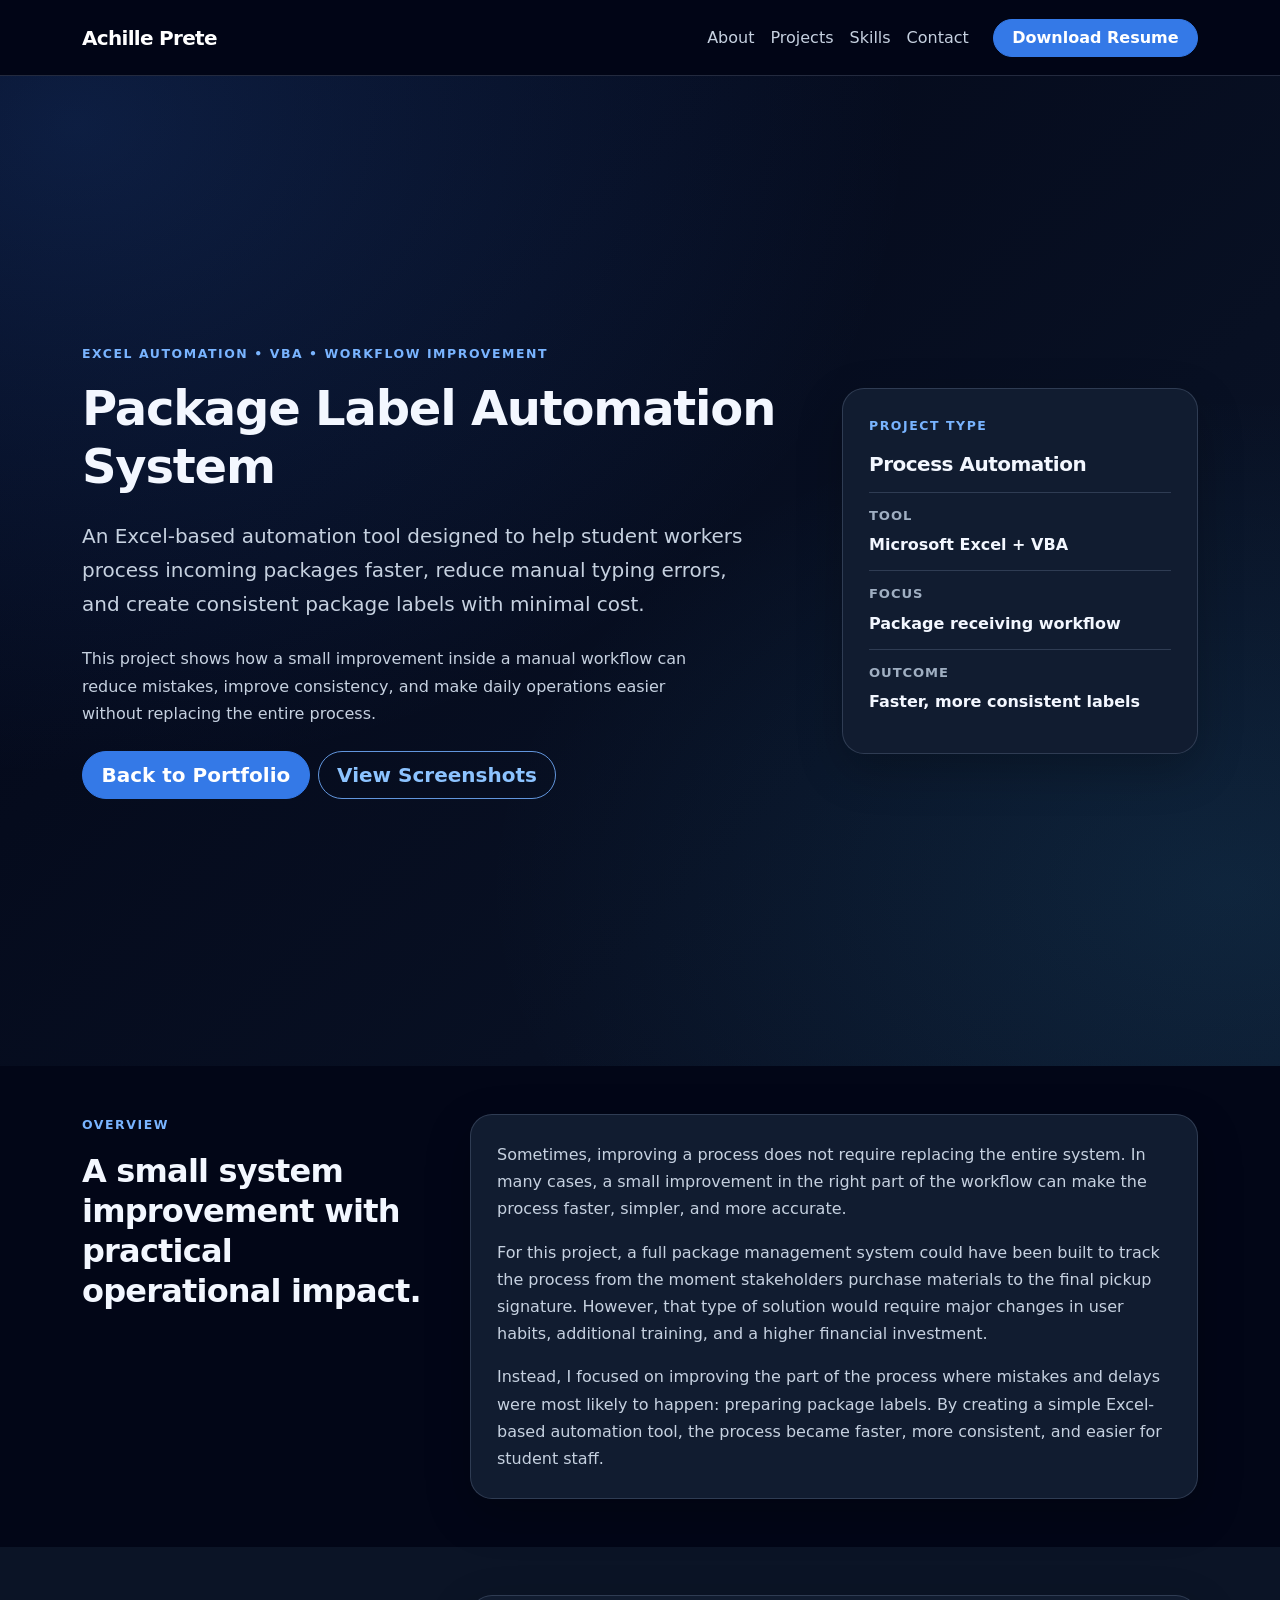
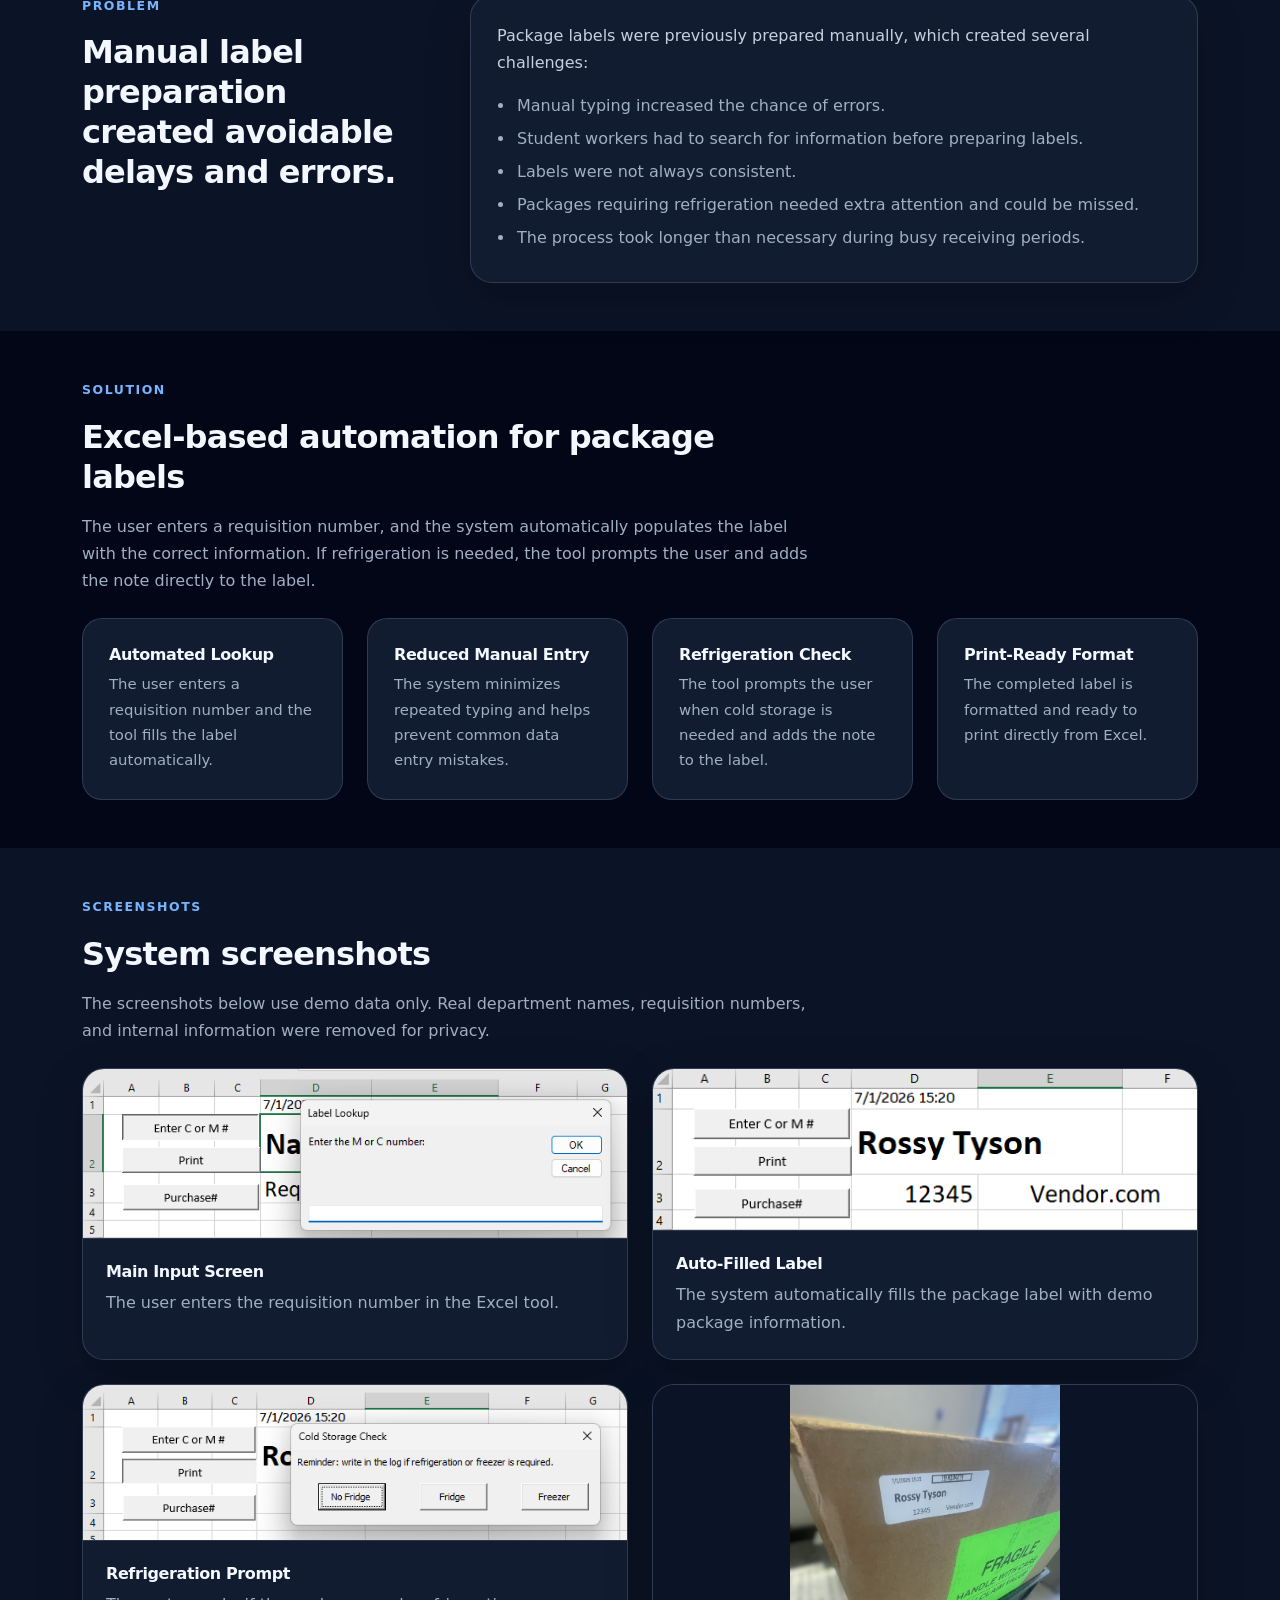
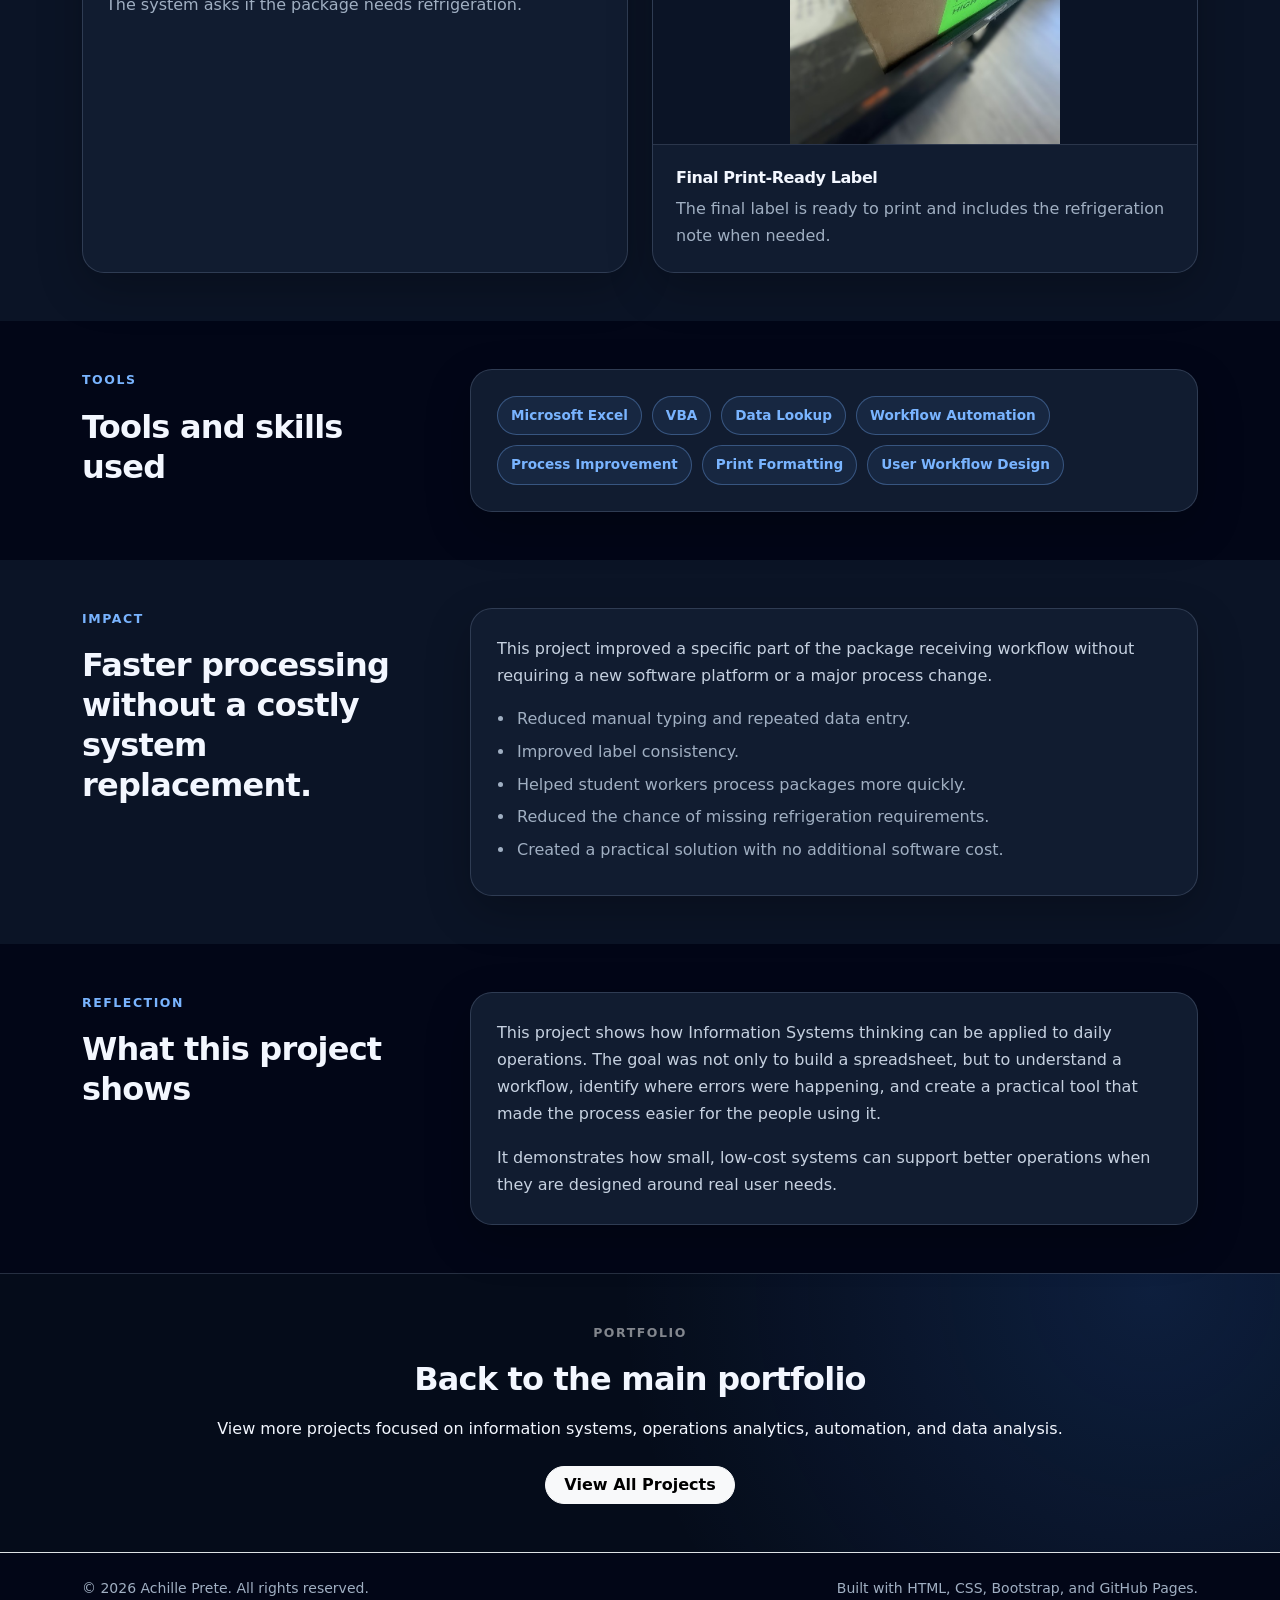
<file: package-label-automation.html>
<!doctype html>
<html lang="en">
<head>
  <meta charset="utf-8">
  <meta name="viewport" content="width=device-width, initial-scale=1">
  <title>Package Label Automation System | Achille Prete</title>
  <meta name="description" content="Excel-based package label automation system that reduces manual entry, improves accuracy, and speeds up package processing.">

  <!-- Bootstrap CSS -->
  <link href="https://cdn.jsdelivr.net/npm/bootstrap@5.3.3/dist/css/bootstrap.min.css" rel="stylesheet">

  <!-- Main Portfolio CSS -->
  <link rel="stylesheet" href="assets/css/styles.css">
</head>

<body>

  <!-- Navigation -->
  <nav class="navbar navbar-expand-lg navbar-dark border-bottom fixed-top">
    <div class="container">
      <a class="navbar-brand fw-bold" href="index.html">Achille Prete</a>

      <button class="navbar-toggler" type="button" data-bs-toggle="collapse" data-bs-target="#mainNav" aria-controls="mainNav" aria-expanded="false" aria-label="Toggle navigation">
        <span class="navbar-toggler-icon"></span>
      </button>

      <div class="collapse navbar-collapse" id="mainNav">
        <ul class="navbar-nav ms-auto mb-2 mb-lg-0">
          <li class="nav-item"><a class="nav-link" href="index.html#about">About</a></li>
          <li class="nav-item"><a class="nav-link" href="index.html#projects">Projects</a></li>
          <li class="nav-item"><a class="nav-link" href="index.html#skills">Skills</a></li>
          <li class="nav-item"><a class="nav-link" href="index.html#contact">Contact</a></li>
        </ul>

        <a class="btn btn-primary ms-lg-3" href="assets/resume/Achille_Prete_Public_Resume.pdf">
          Download Resume
        </a>
      </div>
    </div>
  </nav>

  <!-- Project Hero -->
  <header class="hero-section project-hero">
    <div class="container">
      <div class="row align-items-center min-vh-100">

        <div class="col-lg-8">
          <p class="eyebrow mb-3">
            Excel Automation • VBA • Workflow Improvement
          </p>

          <h1 class="display-5 fw-bold mb-4">
            Package Label Automation System
          </h1>

          <p class="lead mb-4">
            An Excel-based automation tool designed to help student workers process incoming packages faster,
            reduce manual typing errors, and create consistent package labels with minimal cost.
          </p>

          <p class="hero-summary mb-4">
            This project shows how a small improvement inside a manual workflow can reduce mistakes,
            improve consistency, and make daily operations easier without replacing the entire process.
          </p>

          <div class="d-flex flex-wrap gap-2">
            <a href="index.html#projects" class="btn btn-primary btn-lg">Back to Portfolio</a>
            <a href="#screenshots" class="btn btn-outline-primary btn-lg">View Screenshots</a>
          </div>
        </div>

        <div class="col-lg-4 mt-5 mt-lg-0">
          <div class="project-summary-card">
            <p class="section-label">Project Type</p>
            <h2 class="h5 fw-bold mb-3">Process Automation</h2>

            <div class="summary-item">
              <span>Tool</span>
              <strong>Microsoft Excel + VBA</strong>
            </div>

            <div class="summary-item">
              <span>Focus</span>
              <strong>Package receiving workflow</strong>
            </div>

            <div class="summary-item">
              <span>Outcome</span>
              <strong>Faster, more consistent labels</strong>
            </div>
          </div>
        </div>

      </div>
    </div>
  </header>

  <main>

    <!-- Overview -->
    <section class="py-5">
      <div class="container">
        <div class="row align-items-start g-5">

          <div class="col-lg-4">
            <p class="section-label">Overview</p>
            <h2 class="fw-bold mb-3">
              A small system improvement with practical operational impact.
            </h2>
          </div>

          <div class="col-lg-8">
            <div class="content-card">
              <p>
                Sometimes, improving a process does not require replacing the entire system.
                In many cases, a small improvement in the right part of the workflow can make the process
                faster, simpler, and more accurate.
              </p>

              <p>
                For this project, a full package management system could have been built to track the process
                from the moment stakeholders purchase materials to the final pickup signature. However, that type
                of solution would require major changes in user habits, additional training, and a higher financial
                investment.
              </p>

              <p class="mb-0">
                Instead, I focused on improving the part of the process where mistakes and delays were most likely
                to happen: preparing package labels. By creating a simple Excel-based automation tool, the process
                became faster, more consistent, and easier for student staff.
              </p>
            </div>
          </div>

        </div>
      </div>
    </section>

    <!-- Problem -->
    <section class="py-5 project-section">
      <div class="container">
        <div class="row align-items-start g-5">

          <div class="col-lg-4">
            <p class="section-label">Problem</p>
            <h2 class="fw-bold mb-3">
              Manual label preparation created avoidable delays and errors.
            </h2>
          </div>

          <div class="col-lg-8">
            <div class="content-card">
              <p>
                Package labels were previously prepared manually, which created several challenges:
              </p>

              <ul class="project-list mb-0">
                <li>Manual typing increased the chance of errors.</li>
                <li>Student workers had to search for information before preparing labels.</li>
                <li>Labels were not always consistent.</li>
                <li>Packages requiring refrigeration needed extra attention and could be missed.</li>
                <li>The process took longer than necessary during busy receiving periods.</li>
              </ul>
            </div>
          </div>

        </div>
      </div>
    </section>

    <!-- Solution -->
    <section class="py-5">
      <div class="container">

        <div class="row mb-4">
          <div class="col-lg-8">
            <p class="section-label">Solution</p>
            <h2 class="fw-bold mb-3">Excel-based automation for package labels</h2>
            <p class="text-muted mb-0">
              The user enters a requisition number, and the system automatically populates the label with the correct information.
              If refrigeration is needed, the tool prompts the user and adds the note directly to the label.
            </p>
          </div>
        </div>

        <div class="row g-4">

          <div class="col-md-6 col-xl-3">
            <div class="skill-card h-100">
              <h3 class="h6 fw-bold">Automated Lookup</h3>
              <p class="text-muted mb-0">
                The user enters a requisition number and the tool fills the label automatically.
              </p>
            </div>
          </div>

          <div class="col-md-6 col-xl-3">
            <div class="skill-card h-100">
              <h3 class="h6 fw-bold">Reduced Manual Entry</h3>
              <p class="text-muted mb-0">
                The system minimizes repeated typing and helps prevent common data entry mistakes.
              </p>
            </div>
          </div>

          <div class="col-md-6 col-xl-3">
            <div class="skill-card h-100">
              <h3 class="h6 fw-bold">Refrigeration Check</h3>
              <p class="text-muted mb-0">
                The tool prompts the user when cold storage is needed and adds the note to the label.
              </p>
            </div>
          </div>

          <div class="col-md-6 col-xl-3">
            <div class="skill-card h-100">
              <h3 class="h6 fw-bold">Print-Ready Format</h3>
              <p class="text-muted mb-0">
                The completed label is formatted and ready to print directly from Excel.
              </p>
            </div>
          </div>

        </div>
      </div>
    </section>

    <!-- Screenshots -->
    <section id="screenshots" class="py-5 project-section">
      <div class="container">

        <div class="row mb-4">
          <div class="col-lg-8">
            <p class="section-label">Screenshots</p>
            <h2 class="fw-bold mb-3">System screenshots</h2>
            <p class="text-muted mb-0">
              The screenshots below use demo data only. Real department names, requisition numbers,
              and internal information were removed for privacy.
            </p>
          </div>
        </div>

        <div class="row g-4">

          <div class="col-md-6">
            <div class="screenshot-card">
              <img src="assets/img/package-label-input.png" alt="Excel package label input screen">
              <div class="screenshot-body">
                <h3 class="h6 fw-bold">Main Input Screen</h3>
                <p class="text-muted mb-0">
                  The user enters the requisition number in the Excel tool.
                </p>
              </div>
            </div>
          </div>

          <div class="col-md-6">
            <div class="screenshot-card">
              <img src="assets/img/package-label-filled.png" alt="Auto-filled package label in Excel">
              <div class="screenshot-body">
                <h3 class="h6 fw-bold">Auto-Filled Label</h3>
                <p class="text-muted mb-0">
                  The system automatically fills the package label with demo package information.
                </p>
              </div>
            </div>
          </div>

          <div class="col-md-6">
            <div class="screenshot-card">
              <img src="assets/img/package-label-refrigeration.png" alt="Refrigeration prompt in Excel">
              <div class="screenshot-body">
                <h3 class="h6 fw-bold">Refrigeration Prompt</h3>
                <p class="text-muted mb-0">
                  The system asks if the package needs refrigeration.
                </p>
              </div>
            </div>
          </div>

          <div class="col-md-6">
            <div class="screenshot-card">
              <img src="assets/img/package-label-final.jpg" alt="Final package label with refrigeration note">
              <div class="screenshot-body">
                <h3 class="h6 fw-bold">Final Print-Ready Label</h3>
                <p class="text-muted mb-0">
                  The final label is ready to print and includes the refrigeration note when needed.
                </p>
              </div>
            </div>
          </div>

        </div>
      </div>
    </section>

    <!-- Tools -->
    <section class="py-5">
      <div class="container">

        <div class="row align-items-start g-5">
          <div class="col-lg-4">
            <p class="section-label">Tools</p>
            <h2 class="fw-bold mb-3">Tools and skills used</h2>
          </div>

          <div class="col-lg-8">
            <div class="content-card">
              <div class="skills-list">
                <span>Microsoft Excel</span>
                <span>VBA</span>
                <span>Data Lookup</span>
                <span>Workflow Automation</span>
                <span>Process Improvement</span>
                <span>Print Formatting</span>
                <span>User Workflow Design</span>
              </div>
            </div>
          </div>
        </div>

      </div>
    </section>

    <!-- Impact -->
    <section class="py-5 project-section">
      <div class="container">
        <div class="row align-items-start g-5">

          <div class="col-lg-4">
            <p class="section-label">Impact</p>
            <h2 class="fw-bold mb-3">
              Faster processing without a costly system replacement.
            </h2>
          </div>

          <div class="col-lg-8">
            <div class="content-card">
              <p>
                This project improved a specific part of the package receiving workflow without requiring a new
                software platform or a major process change.
              </p>

              <ul class="project-list mb-0">
                <li>Reduced manual typing and repeated data entry.</li>
                <li>Improved label consistency.</li>
                <li>Helped student workers process packages more quickly.</li>
                <li>Reduced the chance of missing refrigeration requirements.</li>
                <li>Created a practical solution with no additional software cost.</li>
              </ul>
            </div>
          </div>

        </div>
      </div>
    </section>

    <!-- Reflection -->
    <section class="py-5">
      <div class="container">
        <div class="row align-items-start g-5">

          <div class="col-lg-4">
            <p class="section-label">Reflection</p>
            <h2 class="fw-bold mb-3">
              What this project shows
            </h2>
          </div>

          <div class="col-lg-8">
            <div class="content-card">
              <p>
                This project shows how Information Systems thinking can be applied to daily operations.
                The goal was not only to build a spreadsheet, but to understand a workflow, identify where errors
                were happening, and create a practical tool that made the process easier for the people using it.
              </p>

              <p class="mb-0">
                It demonstrates how small, low-cost systems can support better operations when they are designed
                around real user needs.
              </p>
            </div>
          </div>

        </div>
      </div>
    </section>

    <!-- Bottom CTA -->
    <section class="contact-section py-5">
      <div class="container text-center">
        <p class="section-label text-white-50">Portfolio</p>
        <h2 class="fw-bold mb-3">Back to the main portfolio</h2>
        <p class="mb-4">
          View more projects focused on information systems, operations analytics, automation, and data analysis.
        </p>

        <a href="index.html#projects" class="btn btn-light">View All Projects</a>
      </div>
    </section>

  </main>

  <footer class="py-4 border-top">
    <div class="container d-flex flex-column flex-md-row justify-content-between align-items-center gap-2">
      <p class="small mb-0">
        &copy; 2026 Achille Prete. All rights reserved.
      </p>

      <p class="small mb-0">
        Built with HTML, CSS, Bootstrap, and GitHub Pages.
      </p>
    </div>
  </footer>

  <!-- Bootstrap JS -->
  <script src="https://cdn.jsdelivr.net/npm/bootstrap@5.3.3/dist/js/bootstrap.bundle.min.js"></script>

</body>
</html>
</file>
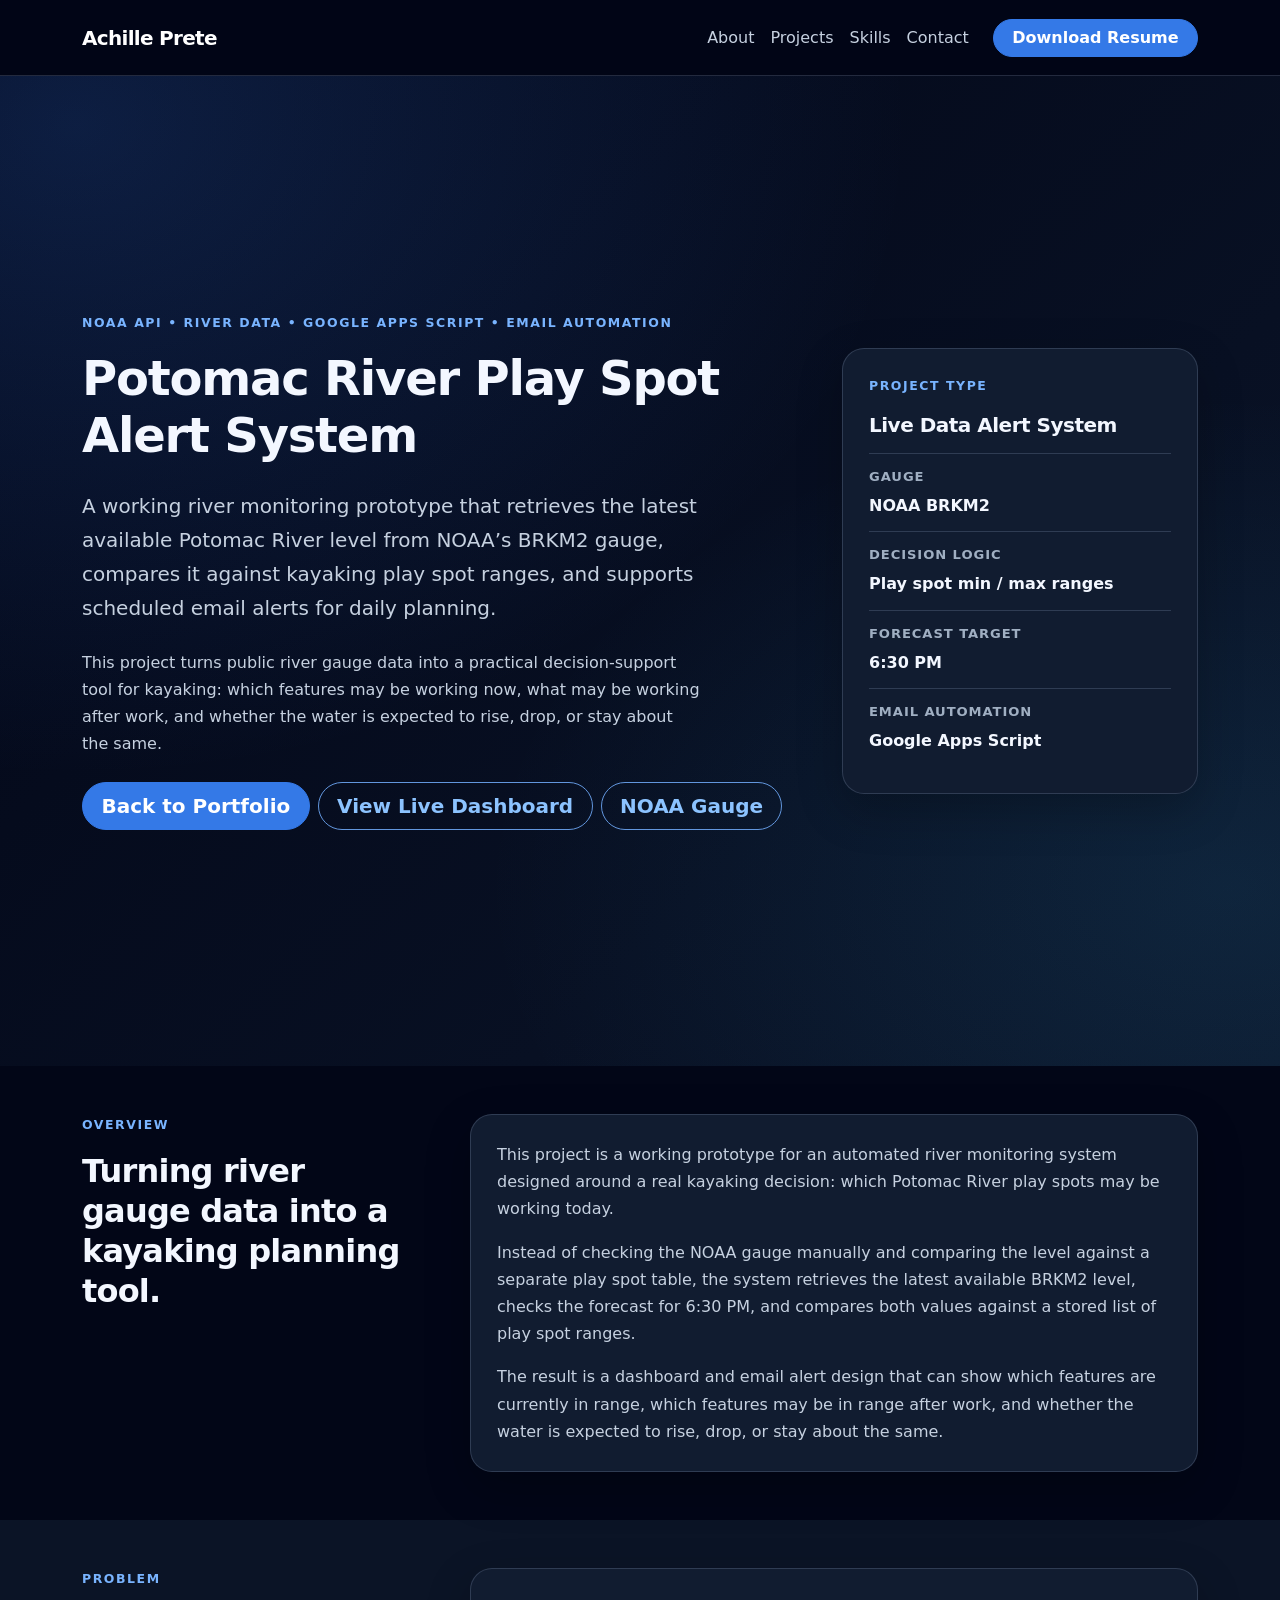
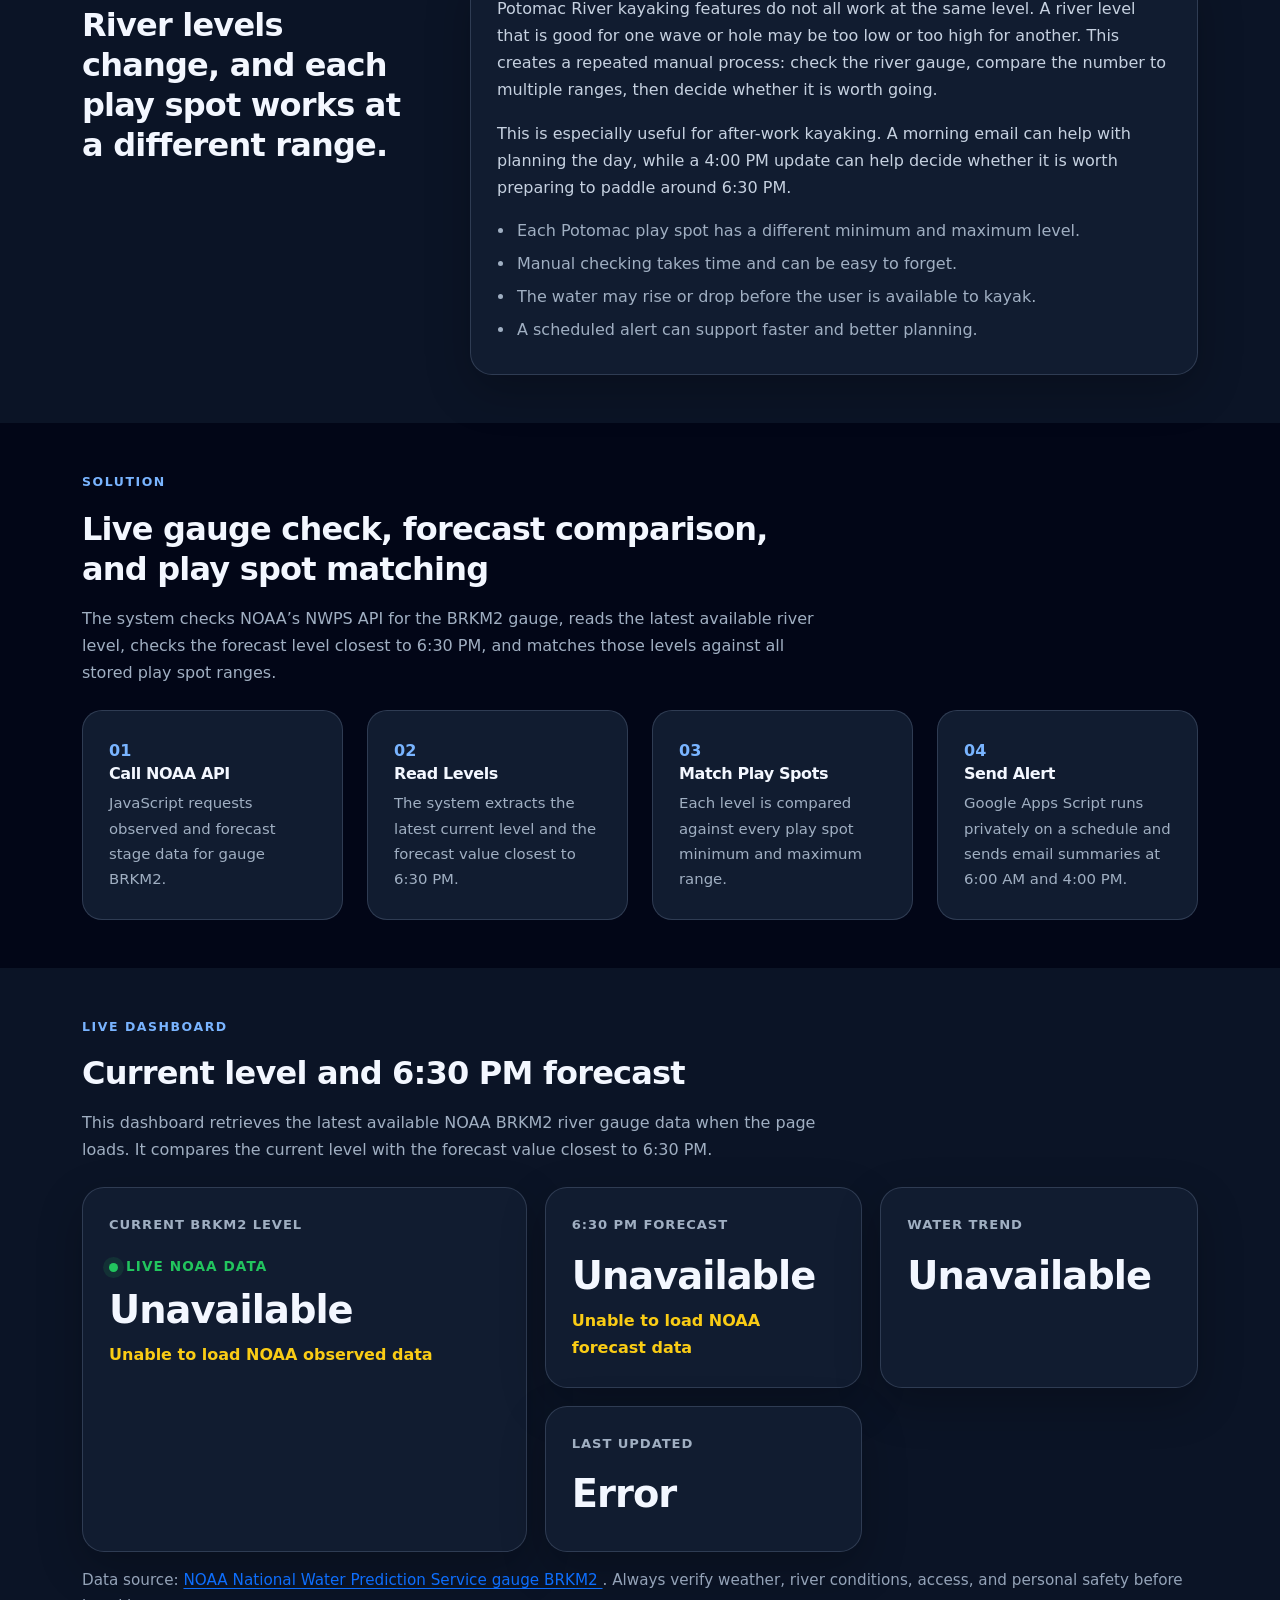
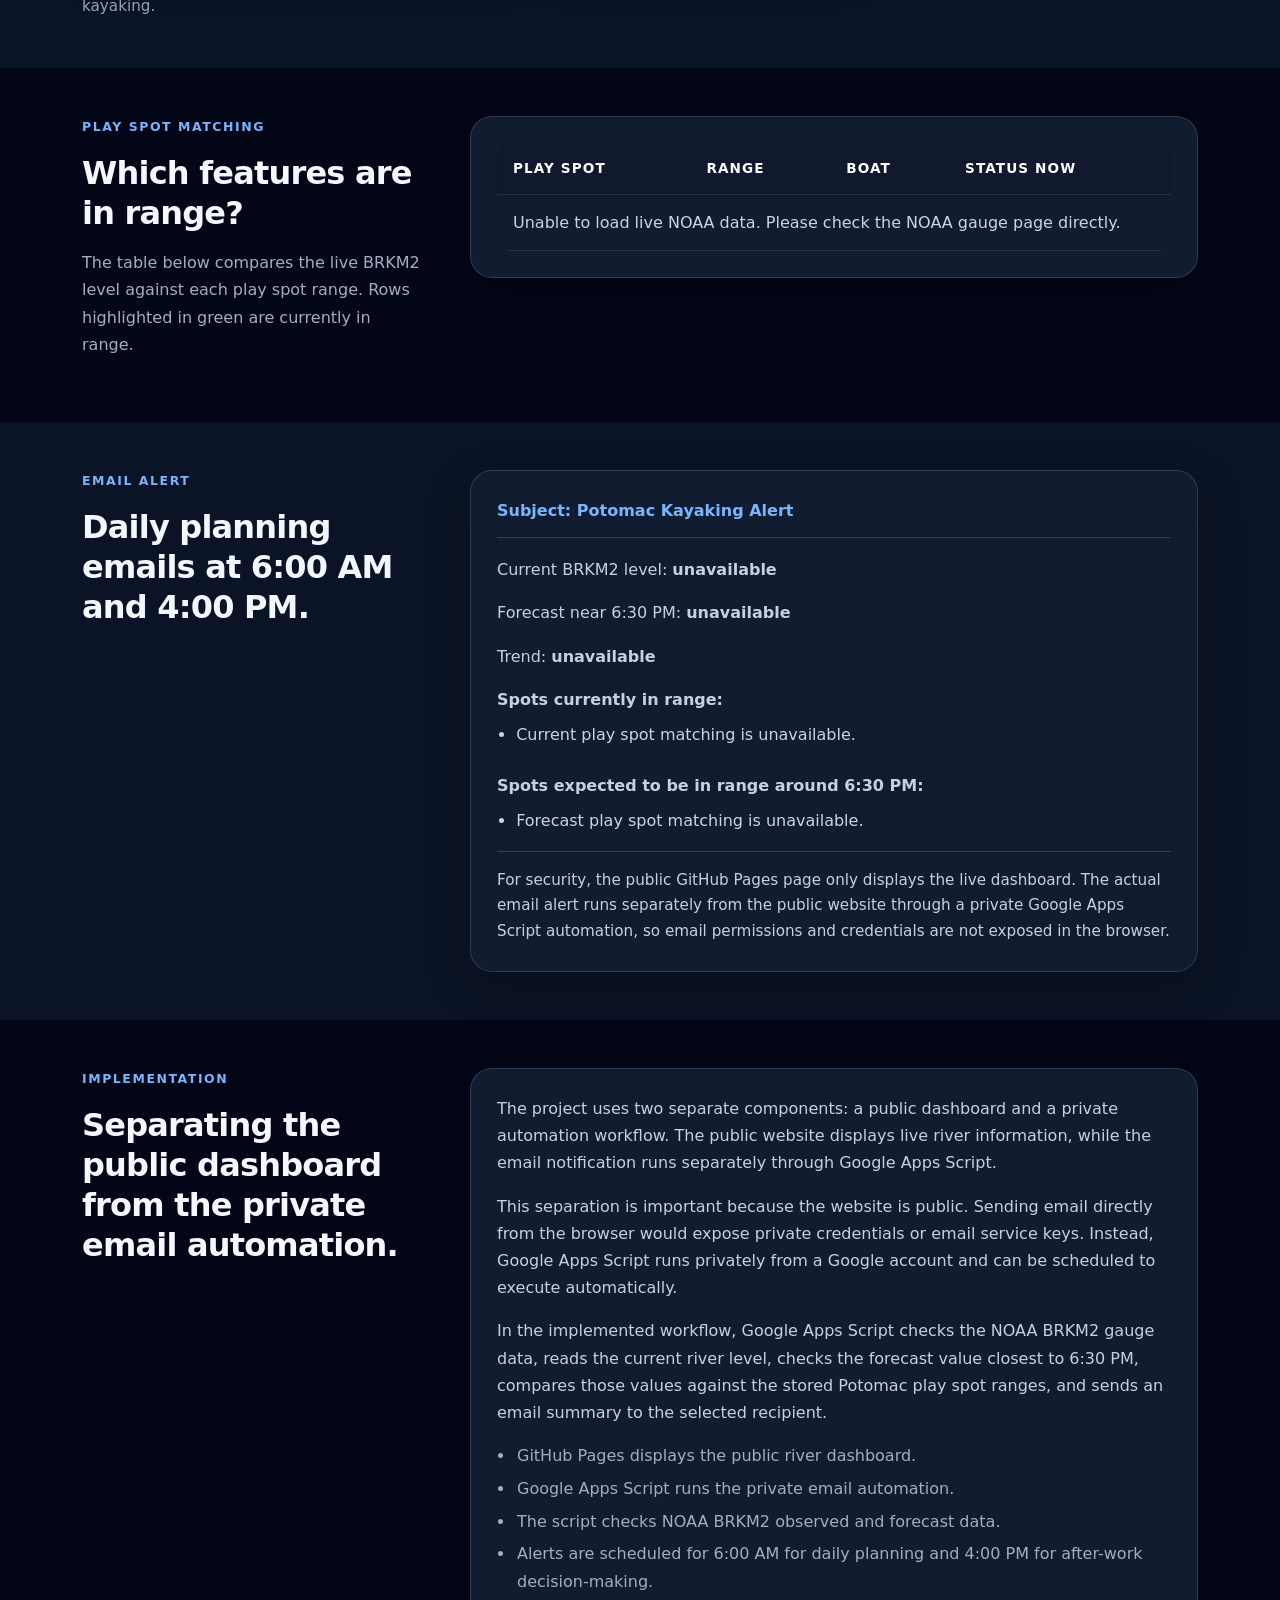
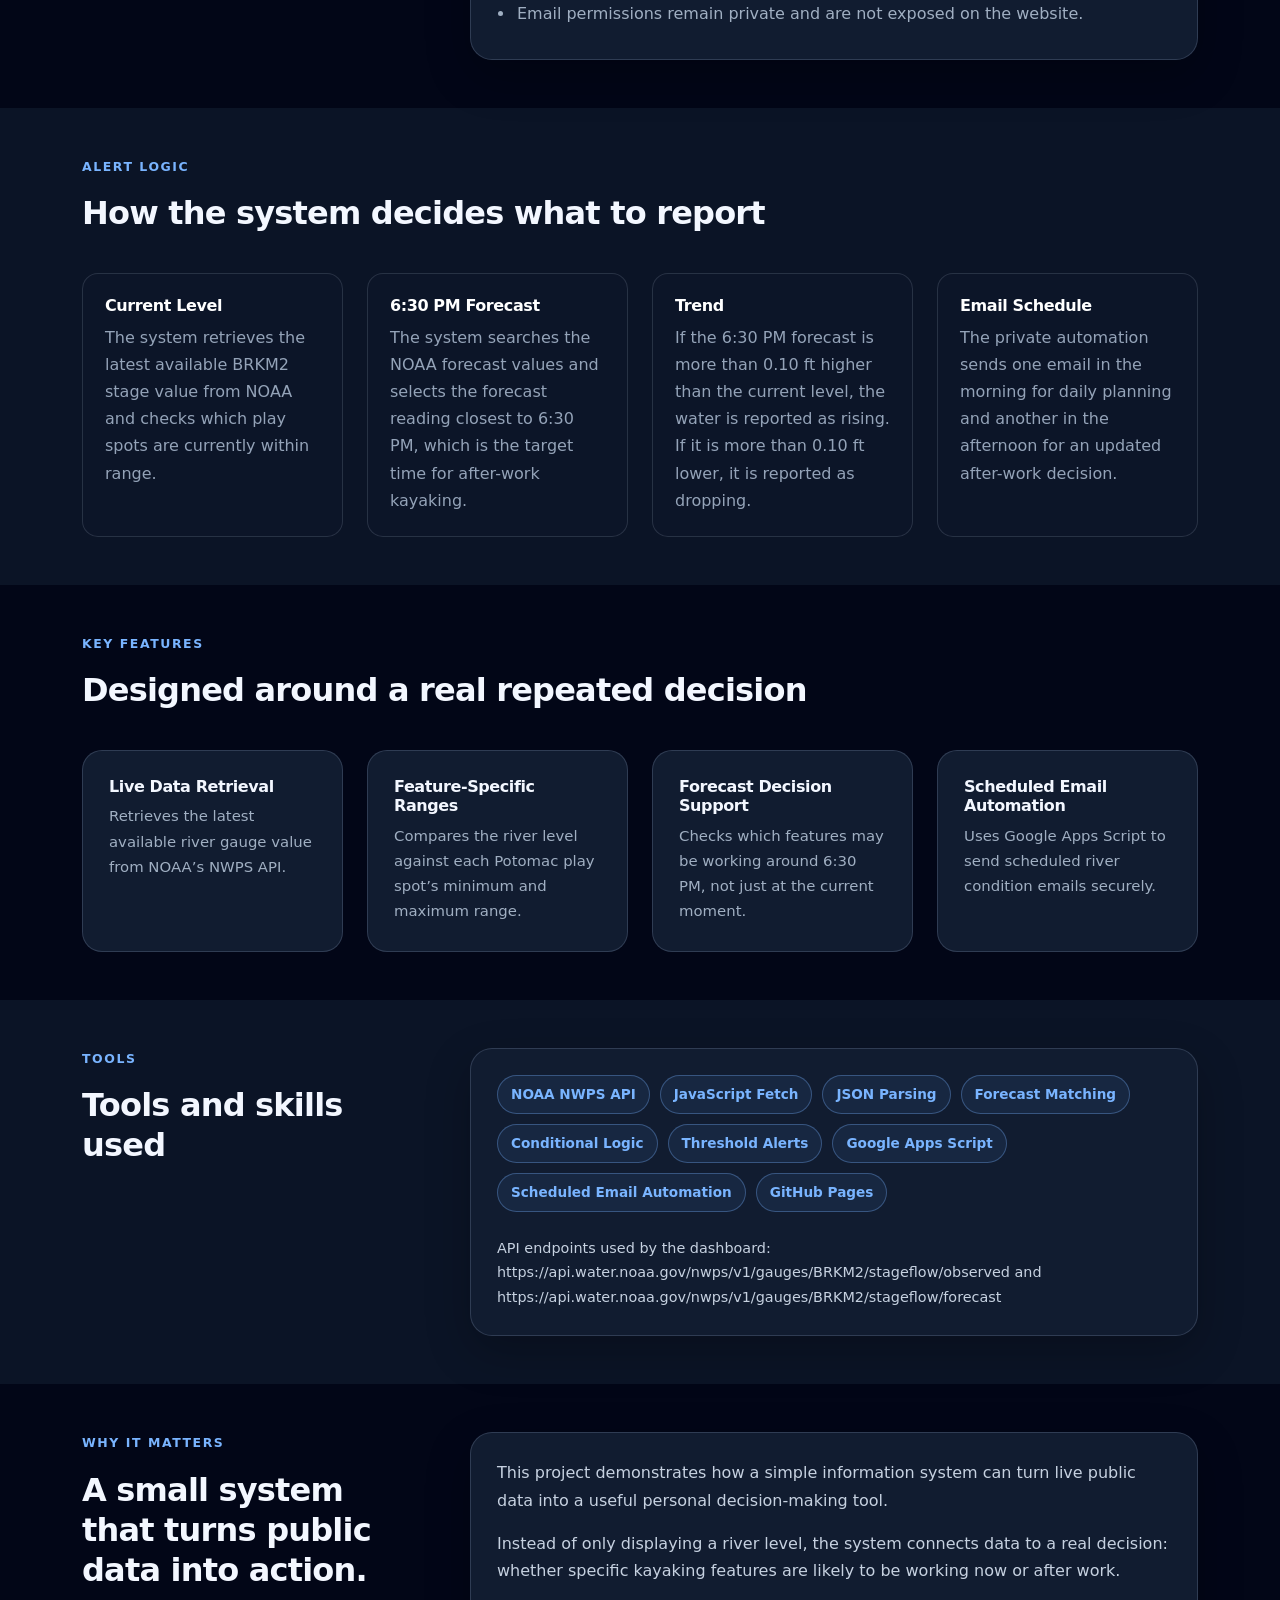
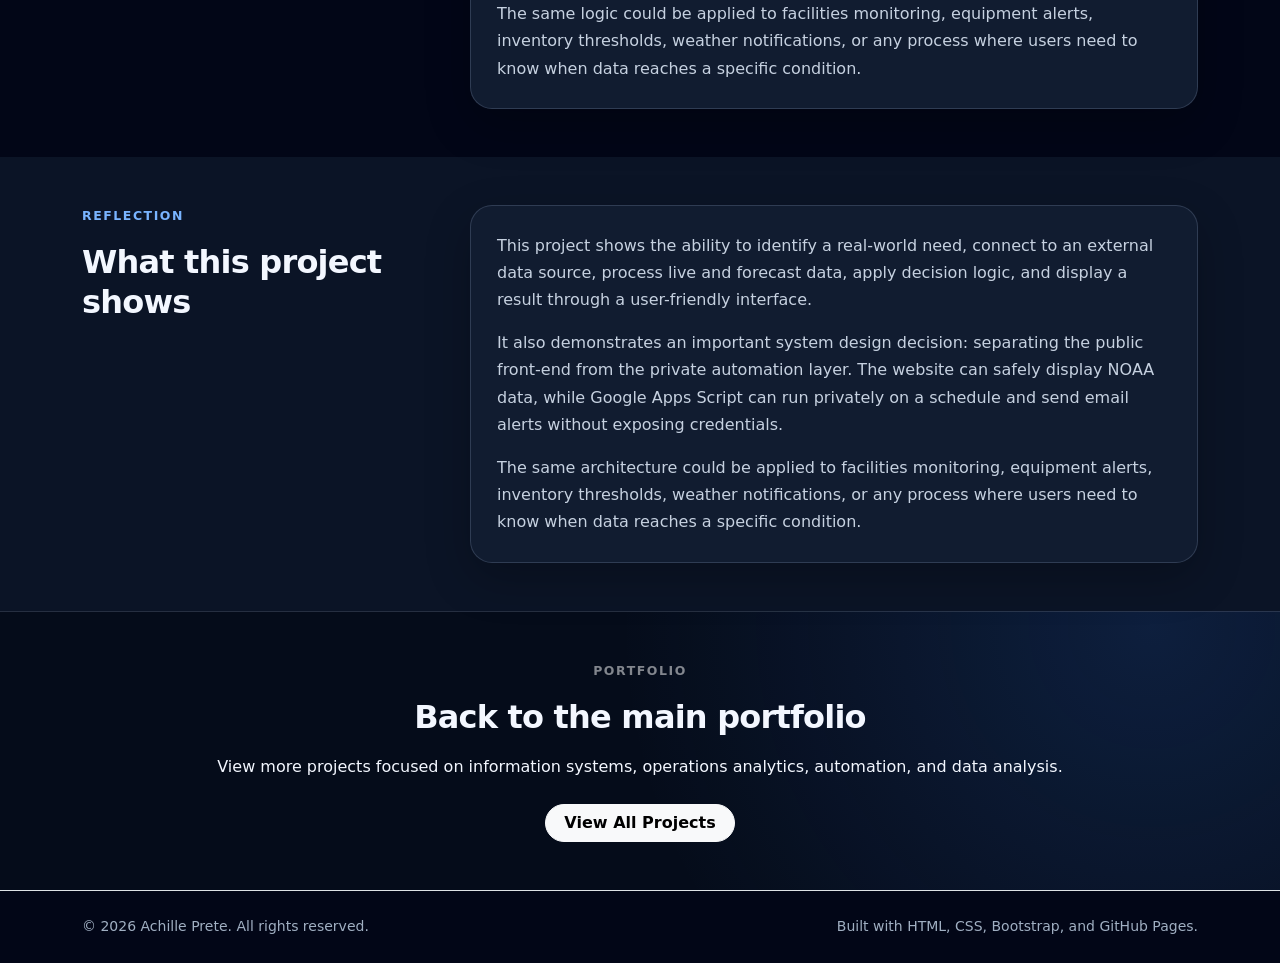
<file: potomac-river-alert.html>
<!doctype html>
<html lang="en">
<head>
  <meta charset="utf-8">
  <meta name="viewport" content="width=device-width, initial-scale=1">
  <title>Potomac River Play Spot Alert System | Achille Prete</title>
  <meta name="description" content="Working river gauge monitoring prototype that checks NOAA BRKM2 river data, compares the Potomac level against kayaking play spot ranges, and supports scheduled Google Apps Script email alerts.">

  <!-- Bootstrap CSS -->
  <link href="https://cdn.jsdelivr.net/npm/bootstrap@5.3.3/dist/css/bootstrap.min.css" rel="stylesheet">

  <!-- Main Portfolio CSS -->
  <link rel="stylesheet" href="assets/css/styles.css">

  <!-- Page-specific styles -->
  <style>
    .status-good {
      color: #22c55e;
      font-weight: 700;
    }

    .status-warning {
      color: #facc15;
      font-weight: 700;
    }

    .status-danger {
      color: #fb7185;
      font-weight: 700;
    }

    .dashboard-note {
      color: #94a3b8;
      font-size: 0.95rem;
      margin-top: 1rem;
    }

    .live-badge {
      display: inline-flex;
      align-items: center;
      gap: 8px;
      font-size: 0.85rem;
      font-weight: 700;
      color: #22c55e;
      text-transform: uppercase;
      letter-spacing: 0.08em;
    }

    .live-dot {
      width: 9px;
      height: 9px;
      border-radius: 50%;
      background: #22c55e;
      box-shadow: 0 0 0 6px rgba(34, 197, 94, 0.12);
    }

    .email-note {
      color: #94a3b8;
      font-size: 0.95rem;
      border-top: 1px solid rgba(148, 163, 184, 0.25);
      padding-top: 1rem;
      margin-top: 1rem;
    }

    .spot-table {
      width: 100%;
      border-collapse: collapse;
      overflow: hidden;
      border-radius: 14px;
    }

    .spot-table th,
    .spot-table td {
      padding: 14px 16px;
      border-bottom: 1px solid rgba(148, 163, 184, 0.18);
      color: #cbd5e1;
    }

    .spot-table th {
      color: #ffffff;
      font-size: 0.85rem;
      text-transform: uppercase;
      letter-spacing: 0.08em;
      background: rgba(15, 23, 42, 0.55);
    }

    .spot-table tr.in-range td {
      color: #dcfce7;
      background: rgba(34, 197, 94, 0.12);
    }

    .spot-table tr.not-in-range td {
      color: #94a3b8;
    }

    .pill {
      display: inline-flex;
      align-items: center;
      padding: 6px 10px;
      border-radius: 999px;
      font-size: 0.8rem;
      font-weight: 700;
    }

    .pill-good {
      background: rgba(34, 197, 94, 0.16);
      color: #86efac;
    }

    .pill-muted {
      background: rgba(148, 163, 184, 0.14);
      color: #cbd5e1;
    }

    .mini-list {
      margin: 0;
      padding-left: 1.2rem;
      color: #cbd5e1;
    }

    .mini-list li {
      margin-bottom: 0.4rem;
    }

    .code-source {
      font-size: 0.9rem;
      color: #94a3b8;
      word-break: break-word;
    }

    .logic-box {
      background: rgba(15, 23, 42, 0.55);
      border: 1px solid rgba(148, 163, 184, 0.2);
      border-radius: 16px;
      padding: 22px;
      height: 100%;
    }

    .logic-box h3 {
      color: #ffffff;
    }

    .logic-box p {
      color: #94a3b8;
    }
  </style>
</head>

<body>

  <!-- Navigation -->
  <nav class="navbar navbar-expand-lg navbar-dark border-bottom fixed-top">
    <div class="container">
      <a class="navbar-brand fw-bold" href="index.html">Achille Prete</a>

      <button class="navbar-toggler" type="button" data-bs-toggle="collapse" data-bs-target="#mainNav" aria-controls="mainNav" aria-expanded="false" aria-label="Toggle navigation">
        <span class="navbar-toggler-icon"></span>
      </button>

      <div class="collapse navbar-collapse" id="mainNav">
        <ul class="navbar-nav ms-auto mb-2 mb-lg-0">
          <li class="nav-item"><a class="nav-link" href="index.html#about">About</a></li>
          <li class="nav-item"><a class="nav-link" href="index.html#projects">Projects</a></li>
          <li class="nav-item"><a class="nav-link" href="index.html#skills">Skills</a></li>
          <li class="nav-item"><a class="nav-link" href="index.html#contact">Contact</a></li>
        </ul>

        <a class="btn btn-primary ms-lg-3" href="assets/resume/Achille_Prete_Public_Resume.pdf">
          Download Resume
        </a>
      </div>
    </div>
  </nav>

  <!-- Project Hero -->
  <header class="hero-section project-hero">
    <div class="container">
      <div class="row align-items-center min-vh-100">

        <div class="col-lg-8">
          <p class="eyebrow mb-3">
            NOAA API • River Data • Google Apps Script • Email Automation
          </p>

          <h1 class="display-5 fw-bold mb-4">
            Potomac River Play Spot Alert System
          </h1>

          <p class="lead mb-4">
            A working river monitoring prototype that retrieves the latest available Potomac River level
            from NOAA’s BRKM2 gauge, compares it against kayaking play spot ranges, and supports
            scheduled email alerts for daily planning.
          </p>

          <p class="hero-summary mb-4">
            This project turns public river gauge data into a practical decision-support tool for kayaking:
            which features may be working now, what may be working after work, and whether the water is
            expected to rise, drop, or stay about the same.
          </p>

          <div class="d-flex flex-wrap gap-2">
            <a href="index.html#projects" class="btn btn-primary btn-lg">Back to Portfolio</a>
            <a href="#dashboard" class="btn btn-outline-primary btn-lg">View Live Dashboard</a>
            <a href="https://water.noaa.gov/gauges/brkm2" target="_blank" rel="noopener" class="btn btn-outline-primary btn-lg">NOAA Gauge</a>
          </div>
        </div>

        <div class="col-lg-4 mt-5 mt-lg-0">
          <div class="project-summary-card">
            <p class="section-label">Project Type</p>
            <h2 class="h5 fw-bold mb-3">Live Data Alert System</h2>

            <div class="summary-item">
              <span>Gauge</span>
              <strong>NOAA BRKM2</strong>
            </div>

            <div class="summary-item">
              <span>Decision Logic</span>
              <strong>Play spot min / max ranges</strong>
            </div>

            <div class="summary-item">
              <span>Forecast Target</span>
              <strong>6:30 PM</strong>
            </div>

            <div class="summary-item">
              <span>Email Automation</span>
              <strong>Google Apps Script</strong>
            </div>
          </div>
        </div>

      </div>
    </div>
  </header>

  <main>

    <!-- Overview -->
    <section class="py-5">
      <div class="container">
        <div class="row align-items-start g-5">

          <div class="col-lg-4">
            <p class="section-label">Overview</p>
            <h2 class="fw-bold mb-3">
              Turning river gauge data into a kayaking planning tool.
            </h2>
          </div>

          <div class="col-lg-8">
            <div class="content-card">
              <p>
                This project is a working prototype for an automated river monitoring system designed
                around a real kayaking decision: which Potomac River play spots may be working today.
              </p>

              <p>
                Instead of checking the NOAA gauge manually and comparing the level against a separate
                play spot table, the system retrieves the latest available BRKM2 level, checks the forecast
                for 6:30 PM, and compares both values against a stored list of play spot ranges.
              </p>

              <p class="mb-0">
                The result is a dashboard and email alert design that can show which features are currently
                in range, which features may be in range after work, and whether the water is expected to
                rise, drop, or stay about the same.
              </p>
            </div>
          </div>

        </div>
      </div>
    </section>

    <!-- Problem -->
    <section class="py-5 project-section">
      <div class="container">
        <div class="row align-items-start g-5">

          <div class="col-lg-4">
            <p class="section-label">Problem</p>
            <h2 class="fw-bold mb-3">
              River levels change, and each play spot works at a different range.
            </h2>
          </div>

          <div class="col-lg-8">
            <div class="content-card">
              <p>
                Potomac River kayaking features do not all work at the same level. A river level that is good
                for one wave or hole may be too low or too high for another. This creates a repeated manual process:
                check the river gauge, compare the number to multiple ranges, then decide whether it is worth going.
              </p>

              <p>
                This is especially useful for after-work kayaking. A morning email can help with planning the day,
                while a 4:00 PM update can help decide whether it is worth preparing to paddle around 6:30 PM.
              </p>

              <ul class="project-list mb-0">
                <li>Each Potomac play spot has a different minimum and maximum level.</li>
                <li>Manual checking takes time and can be easy to forget.</li>
                <li>The water may rise or drop before the user is available to kayak.</li>
                <li>A scheduled alert can support faster and better planning.</li>
              </ul>
            </div>
          </div>

        </div>
      </div>
    </section>

    <!-- Solution -->
    <section class="py-5">
      <div class="container">

        <div class="row mb-4">
          <div class="col-lg-8">
            <p class="section-label">Solution</p>
            <h2 class="fw-bold mb-3">Live gauge check, forecast comparison, and play spot matching</h2>
            <p class="text-muted mb-0">
              The system checks NOAA’s NWPS API for the BRKM2 gauge, reads the latest available
              river level, checks the forecast level closest to 6:30 PM, and matches those levels against
              all stored play spot ranges.
            </p>
          </div>
        </div>

        <div class="row g-4">

          <div class="col-md-6 col-xl-3">
            <div class="skill-card h-100">
              <span class="step-number">01</span>
              <h3 class="h6 fw-bold">Call NOAA API</h3>
              <p class="text-muted mb-0">
                JavaScript requests observed and forecast stage data for gauge BRKM2.
              </p>
            </div>
          </div>

          <div class="col-md-6 col-xl-3">
            <div class="skill-card h-100">
              <span class="step-number">02</span>
              <h3 class="h6 fw-bold">Read Levels</h3>
              <p class="text-muted mb-0">
                The system extracts the latest current level and the forecast value closest to 6:30 PM.
              </p>
            </div>
          </div>

          <div class="col-md-6 col-xl-3">
            <div class="skill-card h-100">
              <span class="step-number">03</span>
              <h3 class="h6 fw-bold">Match Play Spots</h3>
              <p class="text-muted mb-0">
                Each level is compared against every play spot minimum and maximum range.
              </p>
            </div>
          </div>

          <div class="col-md-6 col-xl-3">
            <div class="skill-card h-100">
              <span class="step-number">04</span>
              <h3 class="h6 fw-bold">Send Alert</h3>
              <p class="text-muted mb-0">
                Google Apps Script runs privately on a schedule and sends email summaries at 6:00 AM and 4:00 PM.
              </p>
            </div>
          </div>

        </div>
      </div>
    </section>

    <!-- Live Dashboard -->
    <section id="dashboard" class="py-5 project-section">
      <div class="container">

        <div class="row mb-4">
          <div class="col-lg-8">
            <p class="section-label">Live Dashboard</p>
            <h2 class="fw-bold mb-3">Current level and 6:30 PM forecast</h2>
            <p class="text-muted mb-0">
              This dashboard retrieves the latest available NOAA BRKM2 river gauge data when the page loads.
              It compares the current level with the forecast value closest to 6:30 PM.
            </p>
          </div>
        </div>

        <div class="river-dashboard-grid">
          <div class="river-dashboard-card river-dashboard-large">
            <p class="dashboard-label">Current BRKM2 Level</p>
            <div class="live-badge mb-2">
              <span class="live-dot"></span>
              <span id="dataMode">Live NOAA Data</span>
            </div>
            <h3 id="currentLevel">Loading...</h3>
            <p id="currentStatus" class="status-warning mb-0">Checking current play spots...</p>
          </div>

          <div class="river-dashboard-card">
            <p class="dashboard-label">6:30 PM Forecast</p>
            <h3 id="forecastLevel">Loading...</h3>
            <p id="forecastStatus" class="status-warning mb-0">Checking forecast...</p>
          </div>

          <div class="river-dashboard-card">
            <p class="dashboard-label">Water Trend</p>
            <h3 id="trendText">Loading...</h3>
          </div>

          <div class="river-dashboard-card">
            <p class="dashboard-label">Last Updated</p>
            <h3 id="lastUpdated">Loading...</h3>
          </div>
        </div>

        <p class="dashboard-note mb-0">
          Data source:
          <a href="https://water.noaa.gov/gauges/brkm2" target="_blank" rel="noopener">
            NOAA National Water Prediction Service gauge BRKM2
          </a>.
          Always verify weather, river conditions, access, and personal safety before kayaking.
        </p>

      </div>
    </section>

    <!-- Play Spots -->
    <section class="py-5">
      <div class="container">
        <div class="row align-items-start g-5">

          <div class="col-lg-4">
            <p class="section-label">Play Spot Matching</p>
            <h2 class="fw-bold mb-3">
              Which features are in range?
            </h2>
            <p class="text-muted">
              The table below compares the live BRKM2 level against each play spot range.
              Rows highlighted in green are currently in range.
            </p>
          </div>

          <div class="col-lg-8">
            <div class="content-card">
              <div class="table-responsive">
                <table class="spot-table">
                  <thead>
                    <tr>
                      <th>Play Spot</th>
                      <th>Range</th>
                      <th>Boat</th>
                      <th>Status Now</th>
                    </tr>
                  </thead>
                  <tbody id="playSpotTable">
                    <tr>
                      <td colspan="4">Loading play spot data...</td>
                    </tr>
                  </tbody>
                </table>
              </div>
            </div>
          </div>

        </div>
      </div>
    </section>

    <!-- Email Alert -->
    <section class="py-5 project-section">
      <div class="container">
        <div class="row align-items-start g-5">

          <div class="col-lg-4">
            <p class="section-label">Email Alert</p>
            <h2 class="fw-bold mb-3">
              Daily planning emails at 6:00 AM and 4:00 PM.
            </h2>
          </div>

          <div class="col-lg-8">
            <div class="email-preview">
              <p class="email-subject">
                Subject: Potomac Kayaking Alert
              </p>

              <p>
                Current BRKM2 level: <strong id="emailCurrentLevel">checking...</strong>
              </p>

              <p>
                Forecast near 6:30 PM: <strong id="emailForecastLevel">checking...</strong>
              </p>

              <p>
                Trend: <strong id="emailTrend">checking...</strong>
              </p>

              <p class="fw-bold mb-2">
                Spots currently in range:
              </p>
              <ul id="emailCurrentSpots" class="mini-list">
                <li>Checking current play spots...</li>
              </ul>

              <p class="fw-bold mt-4 mb-2">
                Spots expected to be in range around 6:30 PM:
              </p>
              <ul id="emailForecastSpots" class="mini-list">
                <li>Checking forecast play spots...</li>
              </ul>

              <p class="email-note mb-0">
                For security, the public GitHub Pages page only displays the live dashboard.
                The actual email alert runs separately from the public website through a private Google Apps Script
                automation, so email permissions and credentials are not exposed in the browser.
              </p>
            </div>
          </div>

        </div>
      </div>
    </section>

    <!-- Implementation Design -->
    <section class="py-5">
      <div class="container">
        <div class="row align-items-start g-5">

          <div class="col-lg-4">
            <p class="section-label">Implementation</p>
            <h2 class="fw-bold mb-3">
              Separating the public dashboard from the private email automation.
            </h2>
          </div>

          <div class="col-lg-8">
            <div class="content-card">
              <p>
                The project uses two separate components: a public dashboard and a private automation workflow.
                The public website displays live river information, while the email notification runs separately
                through Google Apps Script.
              </p>

              <p>
                This separation is important because the website is public. Sending email directly from the browser
                would expose private credentials or email service keys. Instead, Google Apps Script runs privately
                from a Google account and can be scheduled to execute automatically.
              </p>

              <p>
                In the implemented workflow, Google Apps Script checks the NOAA BRKM2 gauge data, reads the current
                river level, checks the forecast value closest to 6:30 PM, compares those values against the stored
                Potomac play spot ranges, and sends an email summary to the selected recipient.
              </p>

              <ul class="project-list mb-0">
                <li>GitHub Pages displays the public river dashboard.</li>
                <li>Google Apps Script runs the private email automation.</li>
                <li>The script checks NOAA BRKM2 observed and forecast data.</li>
                <li>Alerts are scheduled for 6:00 AM for daily planning and 4:00 PM for after-work decision-making.</li>
                <li>Email permissions remain private and are not exposed on the website.</li>
              </ul>
            </div>
          </div>

        </div>
      </div>
    </section>

    <!-- Alert Logic Explanation -->
    <section class="py-5 project-section">
      <div class="container">

        <div class="row mb-4">
          <div class="col-lg-8">
            <p class="section-label">Alert Logic</p>
            <h2 class="fw-bold mb-3">How the system decides what to report</h2>
          </div>
        </div>

        <div class="row g-4">

          <div class="col-md-6 col-xl-3">
            <div class="logic-box">
              <h3 class="h6 fw-bold">Current Level</h3>
              <p class="mb-0">
                The system retrieves the latest available BRKM2 stage value from NOAA and checks which
                play spots are currently within range.
              </p>
            </div>
          </div>

          <div class="col-md-6 col-xl-3">
            <div class="logic-box">
              <h3 class="h6 fw-bold">6:30 PM Forecast</h3>
              <p class="mb-0">
                The system searches the NOAA forecast values and selects the forecast reading closest
                to 6:30 PM, which is the target time for after-work kayaking.
              </p>
            </div>
          </div>

          <div class="col-md-6 col-xl-3">
            <div class="logic-box">
              <h3 class="h6 fw-bold">Trend</h3>
              <p class="mb-0">
                If the 6:30 PM forecast is more than 0.10 ft higher than the current level, the water is
                reported as rising. If it is more than 0.10 ft lower, it is reported as dropping.
              </p>
            </div>
          </div>

          <div class="col-md-6 col-xl-3">
            <div class="logic-box">
              <h3 class="h6 fw-bold">Email Schedule</h3>
              <p class="mb-0">
                The private automation sends one email in the morning for daily planning and another in
                the afternoon for an updated after-work decision.
              </p>
            </div>
          </div>

        </div>
      </div>
    </section>

    <!-- Features -->
    <section class="py-5">
      <div class="container">

        <div class="row mb-4">
          <div class="col-lg-8">
            <p class="section-label">Key Features</p>
            <h2 class="fw-bold mb-3">Designed around a real repeated decision</h2>
          </div>
        </div>

        <div class="row g-4">

          <div class="col-md-6 col-xl-3">
            <div class="skill-card h-100">
              <h3 class="h6 fw-bold">Live Data Retrieval</h3>
              <p class="text-muted mb-0">
                Retrieves the latest available river gauge value from NOAA’s NWPS API.
              </p>
            </div>
          </div>

          <div class="col-md-6 col-xl-3">
            <div class="skill-card h-100">
              <h3 class="h6 fw-bold">Feature-Specific Ranges</h3>
              <p class="text-muted mb-0">
                Compares the river level against each Potomac play spot’s minimum and maximum range.
              </p>
            </div>
          </div>

          <div class="col-md-6 col-xl-3">
            <div class="skill-card h-100">
              <h3 class="h6 fw-bold">Forecast Decision Support</h3>
              <p class="text-muted mb-0">
                Checks which features may be working around 6:30 PM, not just at the current moment.
              </p>
            </div>
          </div>

          <div class="col-md-6 col-xl-3">
            <div class="skill-card h-100">
              <h3 class="h6 fw-bold">Scheduled Email Automation</h3>
              <p class="text-muted mb-0">
                Uses Google Apps Script to send scheduled river condition emails securely.
              </p>
            </div>
          </div>

        </div>
      </div>
    </section>

    <!-- Tools -->
    <section class="py-5 project-section">
      <div class="container">
        <div class="row align-items-start g-5">

          <div class="col-lg-4">
            <p class="section-label">Tools</p>
            <h2 class="fw-bold mb-3">Tools and skills used</h2>
          </div>

          <div class="col-lg-8">
            <div class="content-card">
              <div class="skills-list">
                <span>NOAA NWPS API</span>
                <span>JavaScript Fetch</span>
                <span>JSON Parsing</span>
                <span>Forecast Matching</span>
                <span>Conditional Logic</span>
                <span>Threshold Alerts</span>
                <span>Google Apps Script</span>
                <span>Scheduled Email Automation</span>
                <span>GitHub Pages</span>
              </div>

              <p class="code-source mt-4 mb-0">
                API endpoints used by the dashboard:
                https://api.water.noaa.gov/nwps/v1/gauges/BRKM2/stageflow/observed
                and
                https://api.water.noaa.gov/nwps/v1/gauges/BRKM2/stageflow/forecast
              </p>
            </div>
          </div>

        </div>
      </div>
    </section>

    <!-- Why It Matters -->
    <section class="py-5">
      <div class="container">
        <div class="row align-items-start g-5">

          <div class="col-lg-4">
            <p class="section-label">Why It Matters</p>
            <h2 class="fw-bold mb-3">
              A small system that turns public data into action.
            </h2>
          </div>

          <div class="col-lg-8">
            <div class="content-card">
              <p>
                This project demonstrates how a simple information system can turn live public data into a useful
                personal decision-making tool.
              </p>

              <p>
                Instead of only displaying a river level, the system connects data to a real decision:
                whether specific kayaking features are likely to be working now or after work.
              </p>

              <p class="mb-0">
                The same logic could be applied to facilities monitoring, equipment alerts, inventory thresholds,
                weather notifications, or any process where users need to know when data reaches a specific condition.
              </p>
            </div>
          </div>

        </div>
      </div>
    </section>

    <!-- Reflection -->
    <section class="py-5 project-section">
      <div class="container">
        <div class="row align-items-start g-5">

          <div class="col-lg-4">
            <p class="section-label">Reflection</p>
            <h2 class="fw-bold mb-3">
              What this project shows
            </h2>
          </div>

          <div class="col-lg-8">
            <div class="content-card">
              <p>
                This project shows the ability to identify a real-world need, connect to an external data source,
                process live and forecast data, apply decision logic, and display a result through a user-friendly interface.
              </p>

              <p>
                It also demonstrates an important system design decision: separating the public front-end from the private
                automation layer. The website can safely display NOAA data, while Google Apps Script can run privately on
                a schedule and send email alerts without exposing credentials.
              </p>

              <p class="mb-0">
                The same architecture could be applied to facilities monitoring, equipment alerts, inventory thresholds,
                weather notifications, or any process where users need to know when data reaches a specific condition.
              </p>
            </div>
          </div>

        </div>
      </div>
    </section>

    <!-- Bottom CTA -->
    <section class="contact-section py-5">
      <div class="container text-center">
        <p class="section-label text-white-50">Portfolio</p>
        <h2 class="fw-bold mb-3">Back to the main portfolio</h2>
        <p class="mb-4">
          View more projects focused on information systems, operations analytics, automation, and data analysis.
        </p>

        <a href="index.html#projects" class="btn btn-light">View All Projects</a>
      </div>
    </section>

  </main>

  <footer class="py-4 border-top">
    <div class="container d-flex flex-column flex-md-row justify-content-between align-items-center gap-2">
      <p class="small mb-0">
        &copy; 2026 Achille Prete. All rights reserved.
      </p>

      <p class="small mb-0">
        Built with HTML, CSS, Bootstrap, and GitHub Pages.
      </p>
    </div>
  </footer>

  <!-- Bootstrap JS -->
  <script src="https://cdn.jsdelivr.net/npm/bootstrap@5.3.3/dist/js/bootstrap.bundle.min.js"></script>

  <!-- Live NOAA River Gauge Script -->
  <script>
    /*
      Potomac River Play Spot Alert System
      Gauge: BRKM2
      Source: NOAA National Water Prediction Service API

      Public website:
      - Displays live current data
      - Displays forecast closest to 6:30 PM
      - Matches river level against play spot ranges

      Private automation:
      - Email alerts run separately through Google Apps Script
      - Do not place email credentials in this public GitHub Pages file
    */

    const gaugeId = "BRKM2";
    const observedUrl = `https://api.water.noaa.gov/nwps/v1/gauges/${gaugeId}/stageflow/observed`;
    const forecastUrl = `https://api.water.noaa.gov/nwps/v1/gauges/${gaugeId}/stageflow/forecast`;

    const trendTolerance = 0.10;

    const playSpots = [
      { name: "SOS Wave", min: 2.5, max: 3.2, boat: "Playboat" },
      { name: "Bloody Good", min: 2.57, max: 3.3, boat: "Playboat" },
      { name: "Odeck 3 Hole", min: 2.7, max: 3.0, boat: "Playboat" },
      { name: "MD Chute", min: 2.5, max: 4.0, boat: "Playboat" },
      { name: "VA Chute", min: 2.7, max: 4.2, boat: "Playboat" },
      { name: "Wet Bottom Hole", min: 2.5, max: 4.2, boat: "Playboat" },
      { name: "Wet Bottom Wave", min: 2.8, max: 3.8, boat: "Longboat" },
      { name: "Annies", min: 2.7, max: 3.0, boat: "Playboat" },
      { name: "Small Green Wave", min: 2.7, max: 3.31, boat: "RPM Style" },
      { name: "George Washing Machine", min: 2.0, max: 5.0, boat: "Playboat" },
      { name: "Violetts Wave", min: 2.0, max: 6.0, boat: "Playboat" },
      { name: "Su-Nami Wave", min: 2.8, max: 3.2, boat: "RPM Style" },
      { name: "Horseshoe Wave", min: 2.5, max: 2.9, boat: "Playboat" },
      { name: "Portage Rapid Waves", min: 2.5, max: 2.9, boat: "RPM Style" },
      { name: "Bikini Wax", min: 2.6, max: 2.9, boat: "RPM Style" }
    ];

    async function initializeRiverDashboard() {
      try {
        const observedResponse = await fetch(observedUrl);
        if (!observedResponse.ok) {
          throw new Error("NOAA observed API request failed with status " + observedResponse.status);
        }

        const observedData = await observedResponse.json();
        const observedReadings = extractStageReadings(observedData);
        const currentReading = getLatestReading(observedReadings);

        if (!currentReading) {
          throw new Error("No valid current stage reading was found.");
        }

        let forecastReading = null;

        try {
          const forecastResponse = await fetch(forecastUrl);

          if (forecastResponse.ok) {
            const forecastData = await forecastResponse.json();
            const forecastReadings = extractStageReadings(forecastData);
            forecastReading = getClosestForecastToTarget(forecastReadings, getNextTargetTime());
          }
        } catch (forecastError) {
          console.warn("Forecast data could not be loaded.", forecastError);
        }

        updateDashboard(currentReading, forecastReading);
        updatePlaySpotTable(currentReading.level);
        updateEmailPreview(currentReading, forecastReading);

      } catch (error) {
        console.error(error);
        showErrorState();
      }
    }

    function updateDashboard(currentReading, forecastReading) {
      const currentLevel = document.getElementById("currentLevel");
      const currentStatus = document.getElementById("currentStatus");
      const forecastLevel = document.getElementById("forecastLevel");
      const forecastStatus = document.getElementById("forecastStatus");
      const trendText = document.getElementById("trendText");
      const lastUpdated = document.getElementById("lastUpdated");

      const currentSpots = getSpotsInRange(currentReading.level);

      currentLevel.textContent = formatLevel(currentReading.level, currentReading.units);

      if (currentSpots.length > 0) {
        currentStatus.textContent = `${currentSpots.length} play spot(s) currently in range`;
        currentStatus.className = "status-good mb-0";
      } else {
        currentStatus.textContent = "No listed play spots currently in range";
        currentStatus.className = "status-warning mb-0";
      }

      if (currentReading.time) {
        lastUpdated.textContent = new Date(currentReading.time).toLocaleString();
      } else {
        lastUpdated.textContent = "Latest reading";
      }

      if (forecastReading) {
        const forecastSpots = getSpotsInRange(forecastReading.level);
        forecastLevel.textContent = formatLevel(forecastReading.level, forecastReading.units);

        if (forecastSpots.length > 0) {
          forecastStatus.textContent = `${forecastSpots.length} play spot(s) forecast in range`;
          forecastStatus.className = "status-good mb-0";
        } else {
          forecastStatus.textContent = "No listed play spots forecast in range";
          forecastStatus.className = "status-warning mb-0";
        }

        trendText.textContent = getTrendText(currentReading.level, forecastReading.level);
      } else {
        forecastLevel.textContent = "Unavailable";
        forecastStatus.textContent = "Forecast value could not be loaded";
        forecastStatus.className = "status-warning mb-0";
        trendText.textContent = "Unavailable";
      }
    }

    function updatePlaySpotTable(currentLevel) {
      const tableBody = document.getElementById("playSpotTable");

      tableBody.innerHTML = playSpots.map(spot => {
        const inRange = isSpotInRange(currentLevel, spot);
        const rowClass = inRange ? "in-range" : "not-in-range";
        const statusPill = inRange
          ? `<span class="pill pill-good">In range</span>`
          : `<span class="pill pill-muted">Out of range</span>`;

        return `
          <tr class="${rowClass}">
            <td>${spot.name}</td>
            <td>${spot.min}–${spot.max} ft</td>
            <td>${spot.boat}</td>
            <td>${statusPill}</td>
          </tr>
        `;
      }).join("");
    }

    function updateEmailPreview(currentReading, forecastReading) {
      const emailCurrentLevel = document.getElementById("emailCurrentLevel");
      const emailForecastLevel = document.getElementById("emailForecastLevel");
      const emailTrend = document.getElementById("emailTrend");
      const emailCurrentSpots = document.getElementById("emailCurrentSpots");
      const emailForecastSpots = document.getElementById("emailForecastSpots");

      emailCurrentLevel.textContent = formatLevel(currentReading.level, currentReading.units);

      const currentSpots = getSpotsInRange(currentReading.level);
      emailCurrentSpots.innerHTML = formatSpotList(currentSpots);

      if (forecastReading) {
        emailForecastLevel.textContent = formatLevel(forecastReading.level, forecastReading.units);
        emailTrend.textContent = getTrendText(currentReading.level, forecastReading.level);

        const forecastSpots = getSpotsInRange(forecastReading.level);
        emailForecastSpots.innerHTML = formatSpotList(forecastSpots);
      } else {
        emailForecastLevel.textContent = "unavailable";
        emailTrend.textContent = "forecast unavailable";
        emailForecastSpots.innerHTML = "<li>Forecast play spot matching is unavailable.</li>";
      }
    }

    function formatSpotList(spots) {
      if (!spots || spots.length === 0) {
        return "<li>No listed play spots are in range.</li>";
      }

      return spots.map(spot => {
        return `<li>${spot.name} (${spot.min}–${spot.max} ft, ${spot.boat})</li>`;
      }).join("");
    }

    function getSpotsInRange(level) {
      return playSpots.filter(spot => isSpotInRange(level, spot));
    }

    function isSpotInRange(level, spot) {
      return level >= spot.min && level <= spot.max;
    }

    function getTrendText(currentLevel, forecastLevel) {
      const difference = forecastLevel - currentLevel;

      if (difference > trendTolerance) {
        return "Rising";
      }

      if (difference < -trendTolerance) {
        return "Dropping";
      }

      return "Staying about the same";
    }

    function getNextTargetTime() {
      const target = new Date();
      target.setHours(18, 30, 0, 0);

      if (new Date() > target) {
        target.setDate(target.getDate() + 1);
      }

      return target;
    }

    function getLatestReading(readings) {
      if (!readings || readings.length === 0) {
        return null;
      }

      const usable = readings
        .filter(reading => reading && !isNaN(reading.level))
        .sort((a, b) => {
          const timeA = a.time ? new Date(a.time).getTime() : 0;
          const timeB = b.time ? new Date(b.time).getTime() : 0;
          return timeA - timeB;
        });

      return usable.length > 0 ? usable[usable.length - 1] : null;
    }

    function getClosestForecastToTarget(readings, targetTime) {
      if (!readings || readings.length === 0) {
        return null;
      }

      const targetMs = targetTime.getTime();

      const usable = readings.filter(reading => {
        if (!reading || isNaN(reading.level) || !reading.time) {
          return false;
        }

        return new Date(reading.time).getTime() >= Date.now() - 60 * 60 * 1000;
      });

      if (usable.length === 0) {
        return null;
      }

      usable.sort((a, b) => {
        const diffA = Math.abs(new Date(a.time).getTime() - targetMs);
        const diffB = Math.abs(new Date(b.time).getTime() - targetMs);
        return diffA - diffB;
      });

      return usable[0];
    }

    function extractStageReadings(data) {
      const readings = [];

      collectStageReadings(data, readings, data);

      return readings;
    }

    function collectStageReadings(obj, readings, fullData) {
      if (!obj || typeof obj !== "object") {
        return;
      }

      const normalized = normalizeReading(obj, fullData);

      if (normalized) {
        readings.push(normalized);
      }

      for (const key in obj) {
        if (Object.prototype.hasOwnProperty.call(obj, key)) {
          const value = obj[key];

          if (Array.isArray(value)) {
            value.forEach(child => collectStageReadings(child, readings, fullData));
          } else if (value && typeof value === "object") {
            collectStageReadings(value, readings, fullData);
          }
        }
      }
    }

    function normalizeReading(item, fullData) {
      if (!item || typeof item !== "object") {
        return null;
      }

      /*
        NOAA stage/flow data can include both stage and flow.
        This project uses stage/height in feet because the play spot ranges are based on gauge height.
      */
      const rawLevel =
        item.stage ??
        item.primary ??
        item.value ??
        item.height ??
        item.observedValue ??
        item.forecastValue ??
        null;

      const level = parseFloat(rawLevel);

      if (isNaN(level)) {
        return null;
      }

      const time =
        item.validTime ??
        item.time ??
        item.timestamp ??
        item.observedTime ??
        item.forecastTime ??
        null;

      const units =
        item.stageUnits ??
        item.primaryUnits ??
        item.units ??
        fullData?.observed?.primaryUnits ??
        fullData?.forecast?.primaryUnits ??
        fullData?.primaryUnits ??
        "ft";

      return {
        level,
        time,
        units
      };
    }

    function formatLevel(level, units) {
      return `${level.toFixed(2)} ${units || "ft"}`;
    }

    function showErrorState() {
      document.getElementById("currentLevel").textContent = "Unavailable";
      document.getElementById("currentStatus").textContent = "Unable to load NOAA observed data";
      document.getElementById("currentStatus").className = "status-warning mb-0";

      document.getElementById("forecastLevel").textContent = "Unavailable";
      document.getElementById("forecastStatus").textContent = "Unable to load NOAA forecast data";
      document.getElementById("forecastStatus").className = "status-warning mb-0";

      document.getElementById("trendText").textContent = "Unavailable";
      document.getElementById("lastUpdated").textContent = "Error";

      document.getElementById("emailCurrentLevel").textContent = "unavailable";
      document.getElementById("emailForecastLevel").textContent = "unavailable";
      document.getElementById("emailTrend").textContent = "unavailable";

      document.getElementById("emailCurrentSpots").innerHTML =
        "<li>Current play spot matching is unavailable.</li>";

      document.getElementById("emailForecastSpots").innerHTML =
        "<li>Forecast play spot matching is unavailable.</li>";

      document.getElementById("playSpotTable").innerHTML =
        '<tr><td colspan="4">Unable to load live NOAA data. Please check the NOAA gauge page directly.</td></tr>';
    }

    initializeRiverDashboard();
  </script>

</body>
</html>
</file>
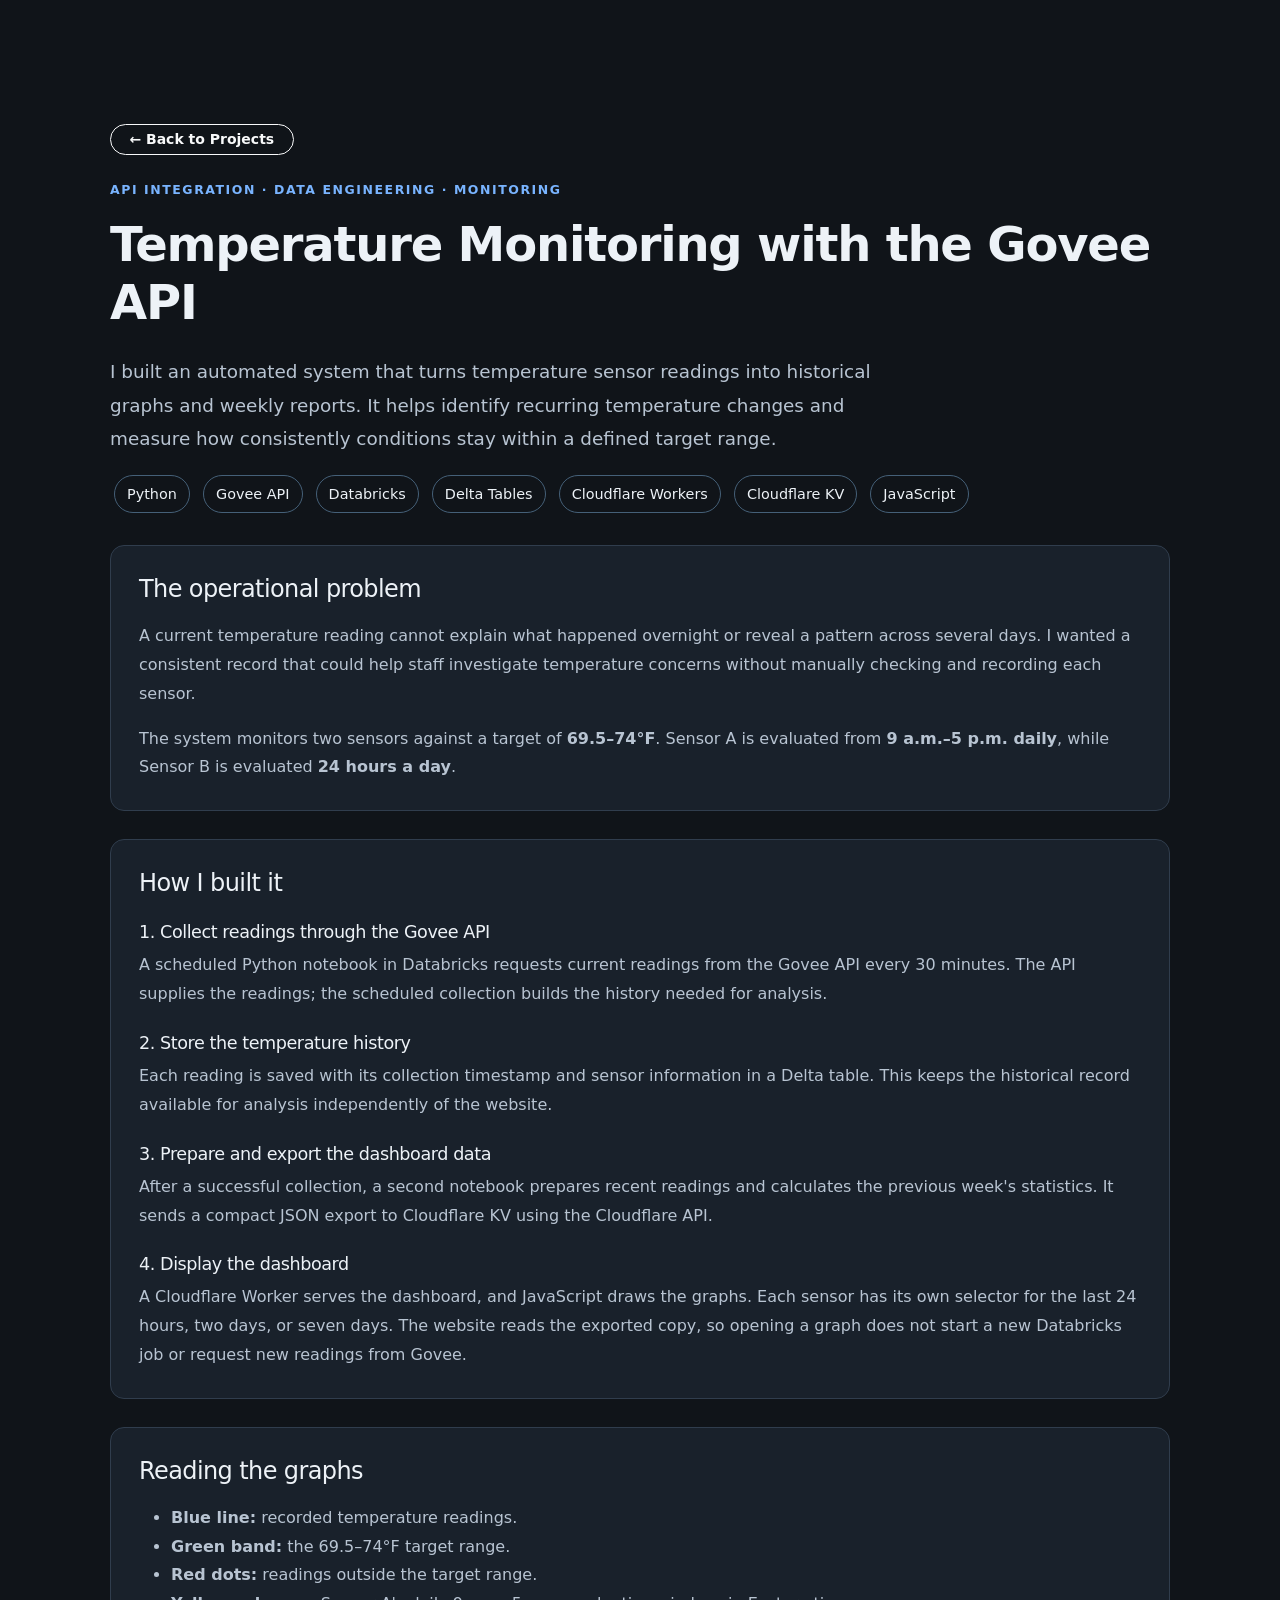
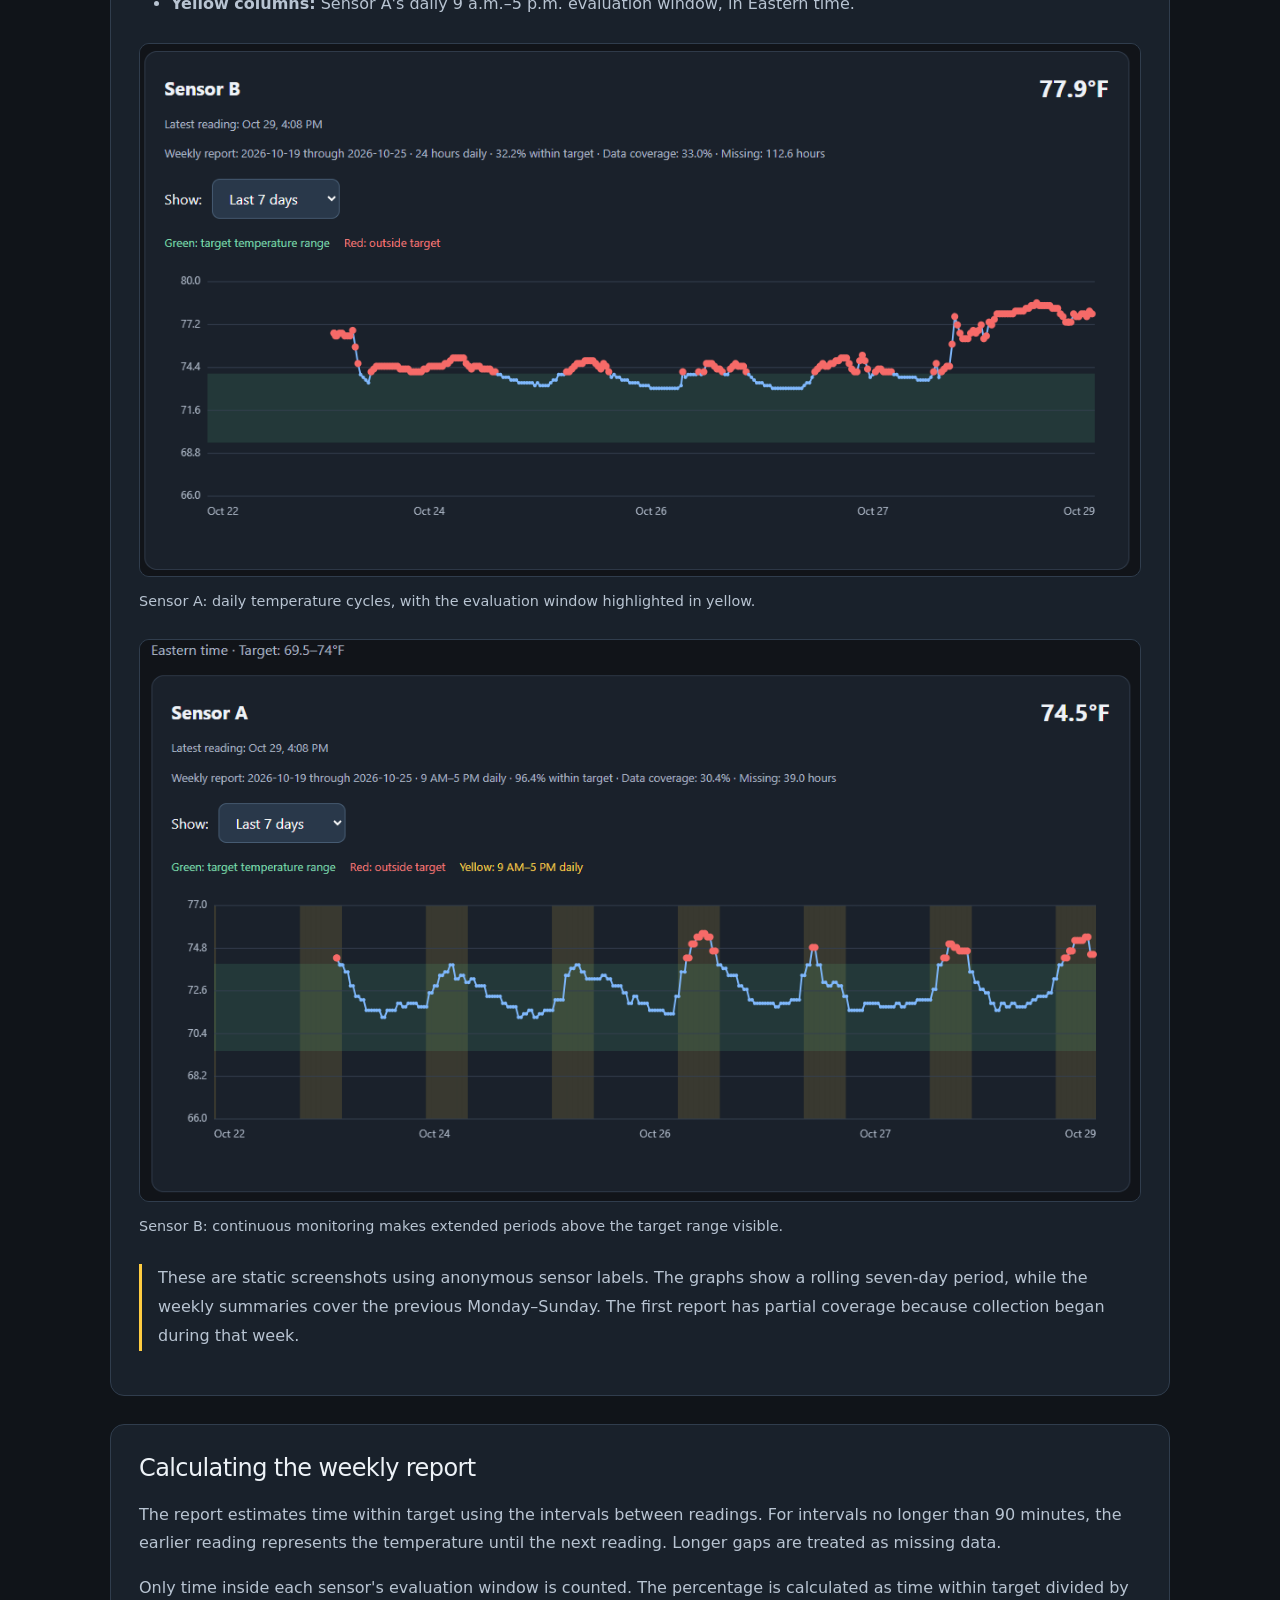
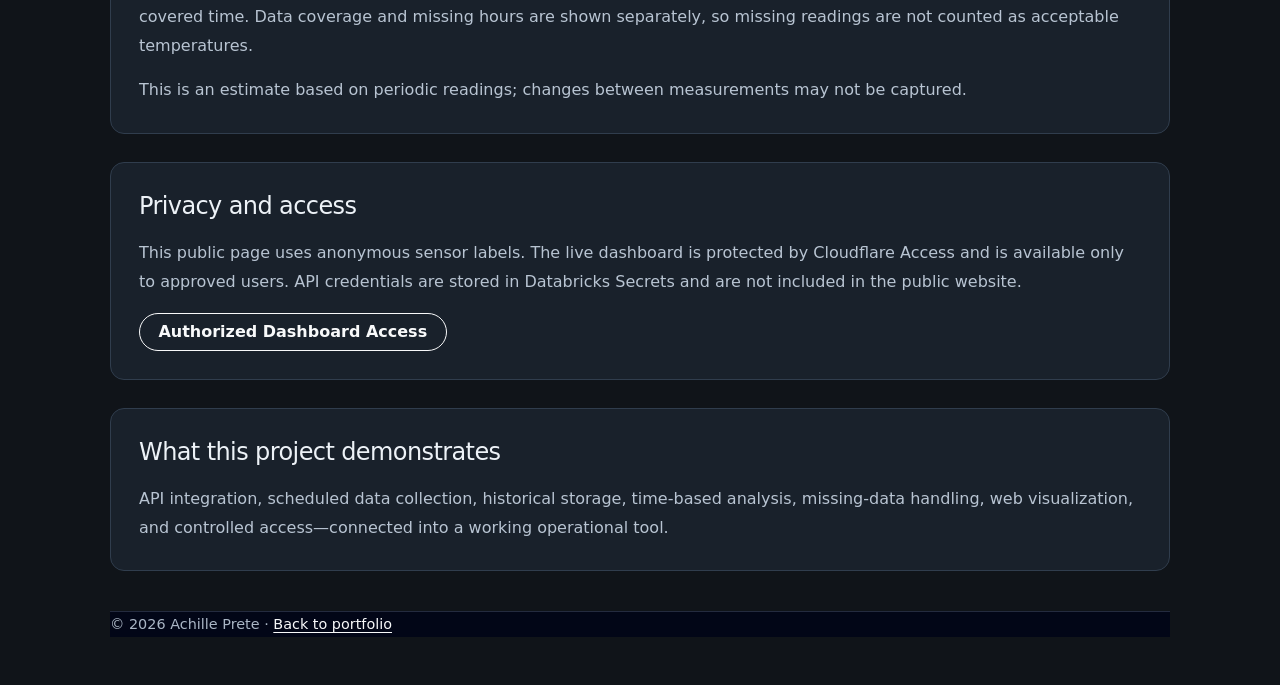
<file: temperature-monitoring.html>
<!doctype html>
<html lang="en">
<head>
  <meta charset="utf-8">
  <meta name="viewport" content="width=device-width, initial-scale=1">

  <title>Temperature Monitoring | Achille Prete</title>
  <meta name="description"
        content="How I built an automated temperature monitoring system using the Govee API, Python, Databricks, and Cloudflare.">

  <link href="https://cdn.jsdelivr.net/npm/bootstrap@5.3.3/dist/css/bootstrap.min.css"
        rel="stylesheet">
  <link rel="stylesheet" href="assets/css/styles.css">

  <style>
    body {
      background: #101419;
      color: #edf2f7;
    }

    .project-page {
      max-width: 1100px;
      margin: auto;
      padding: 48px 20px;
    }

    .intro {
      max-width: 800px;
      color: #b8c4d2;
      font-size: 1.15rem;
      line-height: 1.8;
    }

    .project-panel {
      background: #19212b;
      border: 1px solid #303d4d;
      border-radius: 14px;
      padding: 28px;
      margin-top: 28px;
    }

    .project-panel p,
    .project-panel li,
    figcaption {
      color: #b8c4d2;
      line-height: 1.8;
    }

    .project-panel h2 {
      font-size: 1.5rem;
      margin-bottom: 18px;
    }

    .project-panel h3 {
      font-size: 1.1rem;
      margin-top: 24px;
    }

    .graph-image {
      width: 100%;
      height: auto;
      border: 1px solid #303d4d;
      border-radius: 10px;
    }

    figure {
      margin: 24px 0 0;
    }

    figcaption {
      font-size: .9rem;
      margin-top: 12px;
    }

    .technology {
      display: inline-block;
      border: 1px solid #456078;
      border-radius: 20px;
      padding: 6px 12px;
      margin: 4px;
      font-size: .9rem;
    }

    .coverage-note {
      border-left: 3px solid #ffcd41;
      padding-left: 16px;
      margin-top: 24px;
    }

    footer {
      color: #aab6c5;
      margin-top: 40px;
      font-size: .9rem;
    }
  </style>
</head>

<body>
<main class="project-page">
  <a href="index.html#projects"
     class="btn btn-outline-light btn-sm mb-4">
    ← Back to Projects
  </a>

  <p class="section-label">API Integration · Data Engineering · Monitoring</p>

  <h1 class="display-5 fw-bold mb-4">
    Temperature Monitoring with the Govee API
  </h1>

  <p class="intro">
    I built an automated system that turns temperature sensor readings
    into historical graphs and weekly reports. It helps identify
    recurring temperature changes and measure how consistently
    conditions stay within a defined target range.
  </p>

  <div class="mb-4" aria-label="Project technologies">
    <span class="technology">Python</span>
    <span class="technology">Govee API</span>
    <span class="technology">Databricks</span>
    <span class="technology">Delta Tables</span>
    <span class="technology">Cloudflare Workers</span>
    <span class="technology">Cloudflare KV</span>
    <span class="technology">JavaScript</span>
  </div>

  <section class="project-panel">
    <h2>The operational problem</h2>
    <p>
      A current temperature reading cannot explain what happened
      overnight or reveal a pattern across several days. I wanted
      a consistent record that could help staff investigate temperature
      concerns without manually checking and recording each sensor.
    </p>
    <p class="mb-0">
      The system monitors two sensors against a target of
      <strong>69.5–74°F</strong>. Sensor A is evaluated from
      <strong>9 a.m.–5 p.m. daily</strong>, while Sensor B is evaluated
      <strong>24 hours a day</strong>.
    </p>
  </section>

  <section class="project-panel">
    <h2>How I built it</h2>

    <h3>1. Collect readings through the Govee API</h3>
    <p>
      A scheduled Python notebook in Databricks requests current
      readings from the Govee API every 30 minutes. The API supplies
      the readings; the scheduled collection builds the history
      needed for analysis.
    </p>

    <h3>2. Store the temperature history</h3>
    <p>
      Each reading is saved with its collection timestamp and sensor
      information in a Delta table. This keeps the historical record
      available for analysis independently of the website.
    </p>

    <h3>3. Prepare and export the dashboard data</h3>
    <p>
      After a successful collection, a second notebook prepares
      recent readings and calculates the previous week's statistics.
      It sends a compact JSON export to Cloudflare KV using the
      Cloudflare API.
    </p>

    <h3>4. Display the dashboard</h3>
    <p class="mb-0">
      A Cloudflare Worker serves the dashboard, and JavaScript draws
      the graphs. Each sensor has its own selector for the last
      24 hours, two days, or seven days. The website reads the
      exported copy, so opening a graph does not start a new
      Databricks job or request new readings from Govee.
    </p>
  </section>

  <section class="project-panel">
    <h2>Reading the graphs</h2>
    <ul>
      <li><strong>Blue line:</strong> recorded temperature readings.</li>
      <li><strong>Green band:</strong> the 69.5–74°F target range.</li>
      <li><strong>Red dots:</strong> readings outside the target range.</li>
      <li>
        <strong>Yellow columns:</strong> Sensor A's daily
        9 a.m.–5 p.m. evaluation window, in Eastern time.
      </li>
    </ul>

    <figure>
      <img src="assets/img/temperature-sensor-a.png"
           class="graph-image"
           width="1134"
           height="636"
           alt="Sensor A seven-day temperature graph with yellow working-hour bands, a green target range, and red markers above target.">
      <figcaption>
        Sensor A: daily temperature cycles, with the evaluation
        window highlighted in yellow.
      </figcaption>
    </figure>

    <figure>
      <img src="assets/img/temperature-sensor-b.png"
           class="graph-image"
           width="1127"
           height="600"
           loading="lazy"
           alt="Sensor B seven-day temperature graph showing extended periods above the green target range.">
      <figcaption>
        Sensor B: continuous monitoring makes extended periods
        above the target range visible.
      </figcaption>
    </figure>

    <p class="coverage-note">
      These are static screenshots using anonymous sensor labels.
      The graphs show a rolling seven-day period, while the weekly
      summaries cover the previous Monday–Sunday. The first report
      has partial coverage because collection began during that week.
    </p>
  </section>

  <section class="project-panel">
    <h2>Calculating the weekly report</h2>
    <p>
      The report estimates time within target using the intervals
      between readings. For intervals no longer than 90 minutes,
      the earlier reading represents the temperature until the next
      reading. Longer gaps are treated as missing data.
    </p>
    <p>
      Only time inside each sensor's evaluation window is counted.
      The percentage is calculated as time within target divided
      by covered time. Data coverage and missing hours are shown
      separately, so missing readings are not counted as acceptable
      temperatures.
    </p>
    <p class="mb-0">
      This is an estimate based on periodic readings; changes between
      measurements may not be captured.
    </p>
  </section>

  <section class="project-panel">
    <h2>Privacy and access</h2>
    <p>
      This public page uses anonymous sensor labels. The live
      dashboard is protected by Cloudflare Access and is available
      only to approved users. API credentials are stored in
      Databricks Secrets and are not included in the public website.
    </p>

    <a href="https://monitor.achilleprete.com/"
       class="btn btn-outline-light"
       target="_blank"
       rel="noopener noreferrer">
      Authorized Dashboard Access
    </a>
  </section>

  <section class="project-panel">
    <h2>What this project demonstrates</h2>
    <p class="mb-0">
      API integration, scheduled data collection, historical storage,
      time-based analysis, missing-data handling, web visualization,
      and controlled access—connected into a working operational tool.
    </p>
  </section>

  <footer>
    © 2026 Achille Prete ·
    <a href="index.html#projects" class="text-light">Back to portfolio</a>
  </footer>
</main>
</body>
</html>
</file>
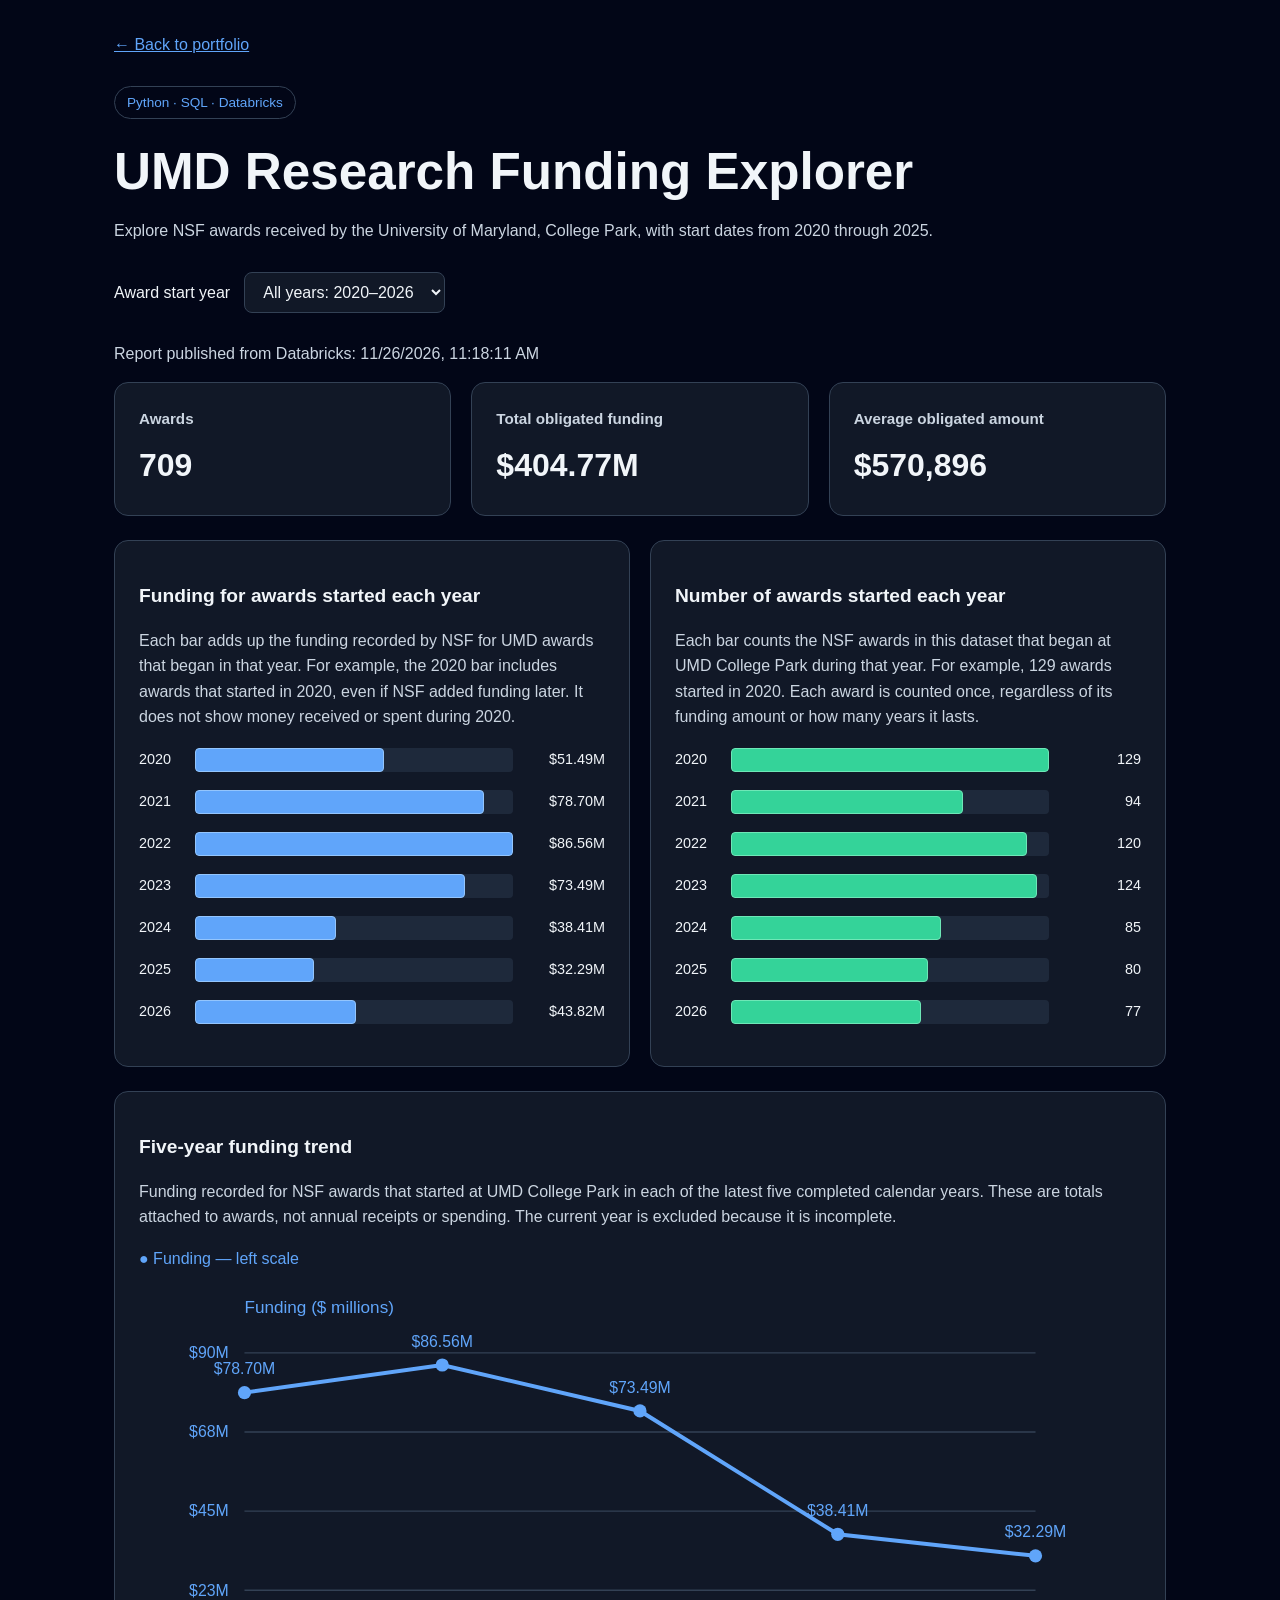
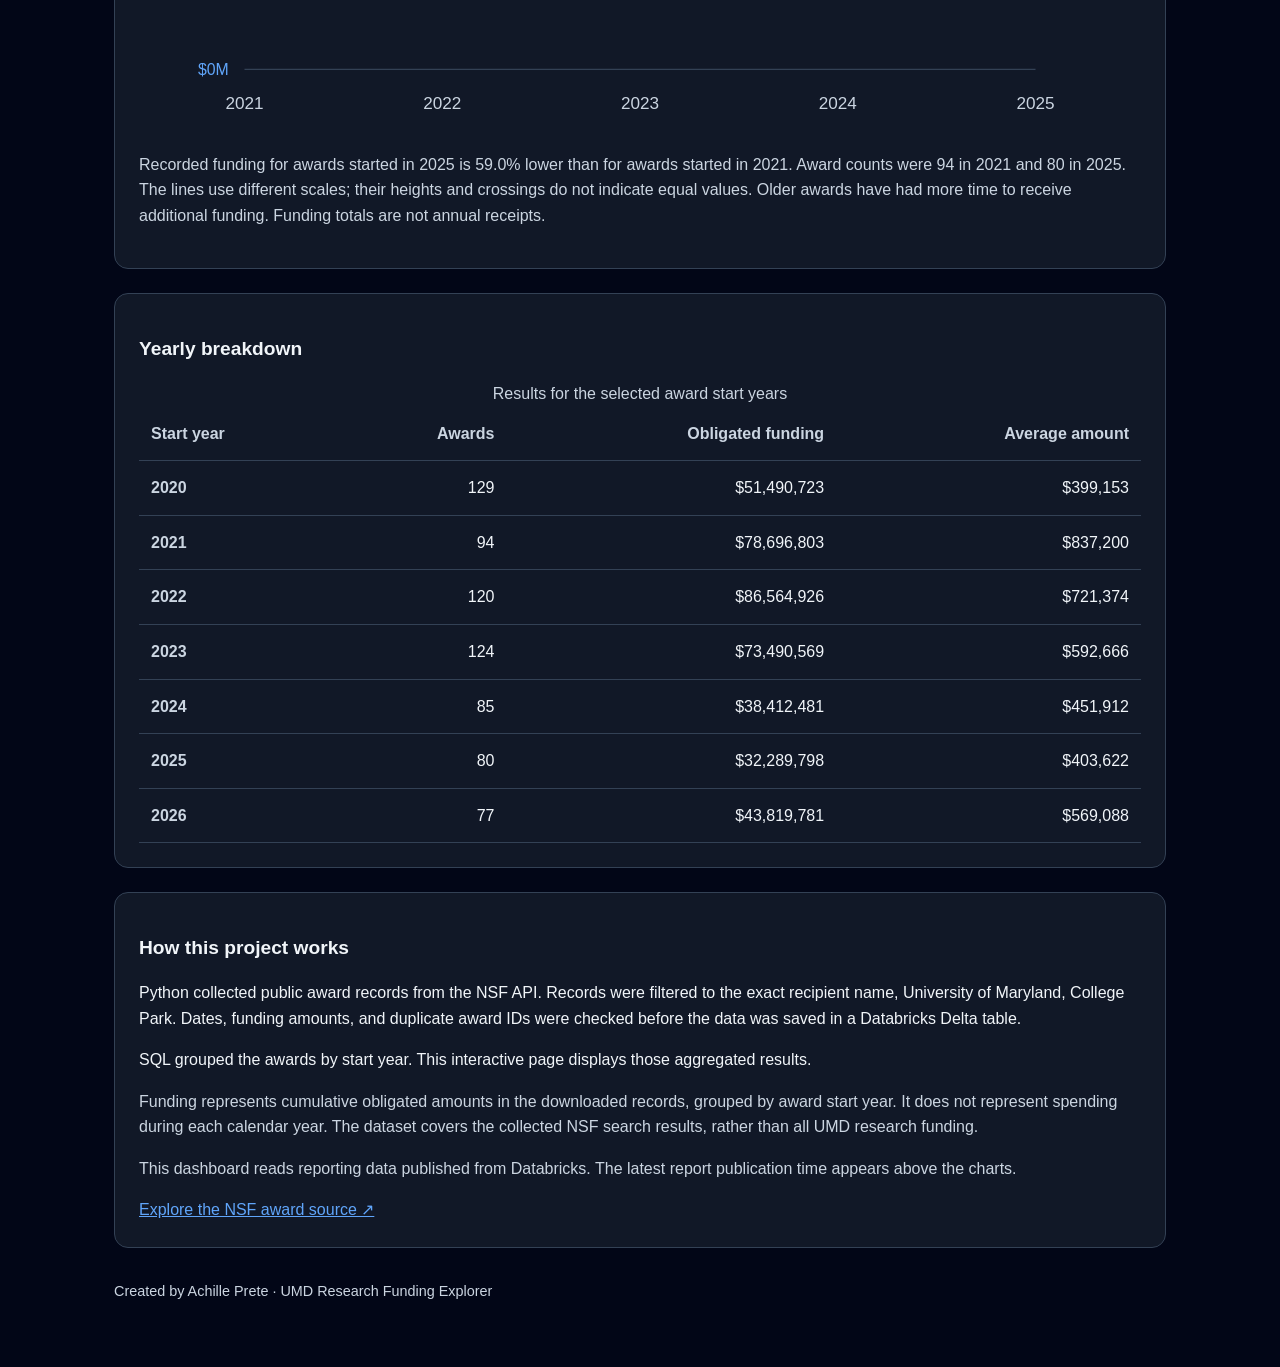
<file: umd-research-funding.html>
<!DOCTYPE html>
<html lang="en">
<head>
  <meta charset="UTF-8">
  <meta name="viewport" content="width=device-width, initial-scale=1">
  <title>UMD Research Funding Explorer | Achille Prete</title>

  <style>
    :root {
      color-scheme: dark;
      --background: #020617;
      --panel: #111827;
      --border: #334155;
      --text: #f1f5f9;
      --muted: #cbd5e1;
      --blue: #60a5fa;
    }

    * { box-sizing: border-box; }

    body {
      margin: 0;
      background: var(--background);
      color: var(--text);
      font-family: Arial, sans-serif;
      line-height: 1.6;
    }

    main {
      max-width: 1100px;
      margin: auto;
      padding: 32px 24px 64px;
    }

    a { color: var(--blue); }

    h1 {
      font-size: clamp(2rem, 5vw, 3.2rem);
      line-height: 1.15;
      margin: 24px 0 16px;
    }

    h2 { font-size: 1.2rem; }

    .intro, .note { color: var(--muted); }

    .tag {
      display: inline-block;
      margin-top: 28px;
      padding: 5px 12px;
      border: 1px solid var(--border);
      border-radius: 20px;
      color: var(--blue);
      font-size: .85rem;
    }

    .toolbar {
      display: flex;
      align-items: center;
      gap: 14px;
      flex-wrap: wrap;
      margin: 28px 0;
    }

    select {
      padding: 10px 14px;
      border: 1px solid var(--border);
      border-radius: 8px;
      background: var(--panel);
      color: var(--text);
      font: inherit;
    }

    .metrics, .charts {
      display: grid;
      gap: 20px;
      margin-bottom: 24px;
    }

    .metrics { grid-template-columns: repeat(3, 1fr); }
    .charts { grid-template-columns: repeat(2, 1fr); }

    .panel {
      padding: 24px;
      border: 1px solid var(--border);
      border-radius: 14px;
      background: var(--panel);
      min-width: 0;
    }

    .metric-label {
      margin: 0;
      font-size: .95rem;
      color: var(--muted);
    }

    .metric-value {
      font-size: clamp(1.5rem, 3vw, 2rem);
      font-weight: bold;
      margin: 8px 0 0;
    }

    .bar-row {
      display: grid;
      grid-template-columns: 44px 1fr 80px;
      gap: 12px;
      align-items: center;
      margin: 18px 0;
      font-size: .9rem;
    }

    .bar-track {
      background: #1e293b;
      height: 24px;
      border-radius: 4px;
      overflow: hidden;
    }

    .bar {
      height: 100%;
      background: var(--blue);
      border: 1px solid #93c5fd;
      border-radius: 4px;
    }

    .count-bar { background: #34d399; border-color: #6ee7b7; }
    .bar-value { text-align: right; font-variant-numeric: tabular-nums; }

    .table-wrap { overflow-x: auto; }

    table {
      width: 100%;
      border-collapse: collapse;
      text-align: left;
    }

    th, td {
      padding: 14px 12px;
      border-bottom: 1px solid var(--border);
    }

    th { color: var(--muted); }
    .numeric { text-align: right; font-variant-numeric: tabular-nums; }

    footer {
      margin-top: 32px;
      color: var(--muted);
      font-size: .9rem;
    }

    @media (max-width: 720px) {
      .metrics, .charts { grid-template-columns: 1fr; }
      main { padding: 24px 16px 48px; }
      .panel { padding: 20px; }
    }
  </style>
</head>

<body>
  <main>
    <a href="index.html#projects">← Back to portfolio</a>

    <header>
      <div class="tag">Python · SQL · Databricks</div>
      <h1>UMD Research Funding Explorer</h1>
      <p class="intro">
        Explore NSF awards received by the University of Maryland,
        College Park, with start dates from 2020 through 2025.
      </p>
    </header>

    <div class="toolbar">
      <label for="year-filter">Award start year</label>
      <select id="year-filter">
        <option value="all">All years: 2020–2025</option>
        <option value="2020">2020</option>
        <option value="2021">2021</option>
        <option value="2022">2022</option>
        <option value="2023">2023</option>
        <option value="2024">2024</option>
        <option value="2025">2025</option>
      </select>
    </div>

    <section class="metrics" aria-label="Funding summary" aria-live="polite">
      <div class="panel">
        <h2 class="metric-label">Awards</h2>
        <p class="metric-value" id="award-count"></p>
      </div>

      <div class="panel">
        <h2 class="metric-label">Total obligated funding</h2>
        <p class="metric-value" id="total-funding"></p>
      </div>

      <div class="panel">
        <h2 class="metric-label">Average obligated amount</h2>
        <p class="metric-value" id="average-funding"></p>
      </div>
    </section>

    <section class="charts" aria-label="Charts">
      <div class="panel">
        <h2>Funding for awards started each year</h2>
<p class="note">
  Each bar adds up the funding recorded by NSF for UMD awards
  that began in that year. For example, the 2020 bar includes
  awards that started in 2020, even if NSF added funding later.
  It does not show money received or spent during 2020.
</p>
<div id="funding-chart"></div>
      </div>

      <div class="panel">
       <h2>Number of awards started each year</h2>
<p class="note">
  Each bar counts the NSF awards in this dataset that began
  at UMD College Park during that year. For example, 129 awards
  started in 2020. Each award is counted once, regardless of
  its funding amount or how many years it lasts.
</p>
<div id="awards-chart"></div>
      </div>
    </section>

    <section class="panel" style="margin-bottom: 24px;">
  <h2>Five-year funding trend</h2>
  <p class="note">
    Funding recorded for NSF awards that started at UMD College Park
    in each of the latest five completed calendar years.
    These are totals attached to awards, not annual receipts or spending.
    The current year is excluded because it is incomplete.
  </p>

  <div id="funding-trend"></div>
  <p id="funding-trend-summary" class="note"></p>
</section>

<section class="panel">
  <h2>Yearly breakdown</h2>
      <div class="table-wrap">
        <table>
          <caption class="note">Results for the selected award start years</caption>
          <thead>
            <tr>
              <th scope="col">Start year</th>
              <th scope="col" class="numeric">Awards</th>
              <th scope="col" class="numeric">Obligated funding</th>
              <th scope="col" class="numeric">Average amount</th>
            </tr>
          </thead>
          <tbody id="yearly-table"></tbody>
        </table>
      </div>
    </section>

    <section class="panel" style="margin-top: 24px;">
      <h2>How this project works</h2>
      <p>
        Python collected public award records from the NSF API.
        Records were filtered to the exact recipient name,
        University of Maryland, College Park. Dates, funding amounts,
        and duplicate award IDs were checked before the data was
        saved in a Databricks Delta table.
      </p>
      <p>
        SQL grouped the awards by start year. This interactive page
        displays those aggregated results.
      </p>
      <p class="note">
        Funding represents cumulative obligated amounts in the
        downloaded records, grouped by award start year.
        It does not represent spending during each calendar year.
        The dataset covers the collected NSF search results,
        rather than all UMD research funding.
      </p>
      <p class="note">
        This dashboard reads reporting data published from Databricks.
The latest report publication time appears above the charts.
      </p>
      <a href="https://www.nsf.gov/awardsearch/"
         target="_blank" rel="noopener noreferrer">
        Explore the NSF award source ↗
      </a>
    </section>

    <footer>
      Created by Achille Prete · UMD Research Funding Explorer
    </footer>
  </main>

  <script>
    // Yearly results calculated using SQL in Databricks.
  let yearlyData = [];

    const dollars = new Intl.NumberFormat("en-US", {
      style: "currency",
      currency: "USD",
      maximumFractionDigits: 0
    });

    function drawChart(elementId, rows, field, maximum, format) {
      const chart = document.getElementById(elementId);
      chart.replaceChildren();

      rows.forEach(item => {
        const row = document.createElement("div");
        row.className = "bar-row";

        const year = document.createElement("span");
        year.textContent = item.year;

        const track = document.createElement("div");
        track.className = "bar-track";
        track.setAttribute("aria-hidden", "true");

        const bar = document.createElement("div");
        bar.className = field === "awards" ? "bar count-bar" : "bar";
        bar.style.width = (item[field] / maximum * 100) + "%";
        track.appendChild(bar);

        const value = document.createElement("span");
        value.className = "bar-value";
        value.textContent = format(item[field]);

        row.append(year, track, value);
        chart.appendChild(row);
      });
    }
function drawFundingTrend() {
  const currentYear = new Date().getFullYear();

  const rows = yearlyData.filter(item =>
    item.year >= currentYear - 5 && item.year < currentYear
  );

  const container = document.getElementById("funding-trend");
  const summary = document.getElementById("funding-trend-summary");
  container.replaceChildren();

  if (rows.length < 2) {
    summary.textContent = "Not enough completed years to show a trend.";
    return;
  }

  const legend = document.createElement("p");

  const fundingLabel = document.createElement("span");
  fundingLabel.style.color = "#60a5fa";
  fundingLabel.textContent = "● Funding — left scale";

  const awardsLabel = document.createElement("span");
  awardsLabel.style.color = "#34d399";
  awardsLabel.textContent = "■ Awards — right scale";
  awardsLabel.style.marginLeft = "24px";

  legend.append(fundingLabel);
  container.appendChild(legend);

  const width = 760;
  const height = 340;
  const left = 80;
  const right = 80;
  const top = 50;
  const bottom = 50;

  const firstYear = currentYear - 5;
  const lastYear = currentYear - 1;

  const fundingMaximum = Math.max(
    1,
    Math.ceil(
      Math.max(...rows.map(item => item.funding)) / 10000000
    ) * 10000000
  );

  const awardsMaximum = Math.max(
    10,
    Math.ceil(
      Math.max(...rows.map(item => item.awards)) / 20
    ) * 20
  );

  const x = year =>
    left + ((year - firstYear) / (lastYear - firstYear))
    * (width - left - right);

  const y = (value, maximum) =>
    height - bottom - (value / maximum)
    * (height - top - bottom);

  const namespace = "http://www.w3.org/2000/svg";

  function element(tag, attributes, text) {
    const node = document.createElementNS(namespace, tag);

    Object.entries(attributes).forEach(([key, value]) =>
      node.setAttribute(key, value)
    );

    if (text !== undefined) node.textContent = text;
    return node;
  }

  const svg = element("svg", {
    viewBox: `0 0 ${width} ${height}`,
    role: "img",
    "aria-label":
      `Funding and award counts for awards started in ` +
      `${firstYear} through ${lastYear}`,
    style: "width:100%;height:auto;display:block;"
  });

  svg.appendChild(element("desc", {},
    rows.map(item =>
      `${item.year}: ${dollars.format(item.funding)}, ` +
      `${item.awards} awards`
    ).join(". ")
  ));

  svg.appendChild(element("text", {
    x: left, y: 20,
    fill: "#60a5fa",
    "font-size": 13
  }, "Funding ($ millions)"));

  

  // Both scales start at zero.
  for (let tick = 0; tick <= 4; tick++) {
    const fraction = tick / 4;
    const position = y(fraction, 1);

    svg.appendChild(element("line", {
      x1: left, y1: position,
      x2: width - right, y2: position,
      stroke: "#334155"
    }));

    svg.appendChild(element("text", {
      x: left - 12, y: position + 4,
      fill: "#60a5fa",
      "text-anchor": "end",
      "font-size": 12
    }, `$${(fundingMaximum * fraction / 1000000).toFixed(0)}M`));

   
  }

  function addSeries(field, maximum, color, dashed) {
    const path = rows.map((item, index) => {
      const command = index === 0 ||
        item.year !== rows[index - 1].year + 1 ? "M" : "L";

      return `${command} ${x(item.year)} ${y(item[field], maximum)}`;
    }).join(" ");

    const attributes = {
      d: path,
      fill: "none",
      stroke: color,
      "stroke-width": 3
    };

    if (dashed) attributes["stroke-dasharray"] = "7 5";

    svg.appendChild(element("path", attributes));

    rows.forEach(item => {
      const positionX = x(item.year);
      const positionY = y(item[field], maximum);

      const point = dashed
        ? element("rect", {
            x: positionX - 4,
            y: positionY - 4,
            width: 8,
            height: 8,
            fill: color
          })
        : element("circle", {
            cx: positionX,
            cy: positionY,
            r: 5,
            fill: color
          });

      const label = field === "funding"
        ? `$${(item.funding / 1000000).toFixed(2)}M`
        : `${item.awards} awards`;

      point.appendChild(element("title", {},
  `${item.year}\n` +
  `Recorded funding: ${dollars.format(item.funding)}\n` +
  `Number of awards: ${item.awards}`
));

      svg.appendChild(point);

      svg.appendChild(element("text", {
        x: positionX,
        y: positionY + (dashed ? 22 : -14),
        fill: color,
        "text-anchor": "middle",
        "font-size": 12
      }, label));
    });
  }

  addSeries("funding", fundingMaximum, "#60a5fa", false);
  

  for (let year = firstYear; year <= lastYear; year++) {
    svg.appendChild(element("text", {
      x: x(year),
      y: height - bottom + 30,
      fill: "#cbd5e1",
      "text-anchor": "middle",
      "font-size": 13
    }, String(year)));
  }

  container.appendChild(svg);

  const first = rows[0];
  const last = rows[rows.length - 1];

  const comparison = first.funding > 0
    ? `Recorded funding for awards started in ${last.year} is ` +
      `${Math.abs((last.funding / first.funding - 1) * 100).toFixed(1)}% ` +
      `${last.funding < first.funding ? "lower" : "higher"} than for ` +
      `awards started in ${first.year}. `
    : "";

  summary.textContent =
    comparison +
    `Award counts were ${first.awards} in ${first.year} and ` +
    `${last.awards} in ${last.year}. ` +
    "The lines use different scales; their heights and crossings " +
    "do not indicate equal values. Older awards have had more time " +
    "to receive additional funding. Funding totals are not annual receipts.";
}
      function updateDashboard() {
  drawFundingTrend();
      const selectedYear = document.getElementById("year-filter").value;
      const rows = yearlyData.filter(item =>
        selectedYear === "all" || item.year === Number(selectedYear)
      );

      const awards = rows.reduce((sum, item) => sum + item.awards, 0);
      const funding = rows.reduce((sum, item) => sum + item.funding, 0);

      document.getElementById("award-count").textContent =
        awards.toLocaleString("en-US");

      document.getElementById("total-funding").textContent =
        "$" + (funding / 1000000).toFixed(2) + "M";

      document.getElementById("average-funding").textContent =
        dollars.format(funding / awards);

      // Fixed scales keep bar lengths comparable when the filter changes.
      drawChart(
        "funding-chart", rows, "funding",
        Math.max(...yearlyData.map(item => item.funding)),
        value => "$" + (value / 1000000).toFixed(2) + "M"
      );

      drawChart(
        "awards-chart", rows, "awards",
        Math.max(...yearlyData.map(item => item.awards)),
        value => value.toLocaleString("en-US")
      );

      const table = document.getElementById("yearly-table");
      table.replaceChildren();

      rows.forEach(item => {
        const row = document.createElement("tr");
        const values = [
          item.year,
          item.awards,
          dollars.format(item.funding),
          dollars.format(item.funding / item.awards)
        ];

        values.forEach((value, index) => {
          const cell = document.createElement(index === 0 ? "th" : "td");
          if (index === 0) cell.scope = "row";
          else cell.className = "numeric";
          cell.textContent = value;
          row.appendChild(cell);
        });

        table.appendChild(row);
      });
    }

    const yearFilter = document.getElementById("year-filter");
yearFilter.disabled = true;

const status = document.createElement("p");
status.className = "note";
status.setAttribute("role", "status");
status.textContent = "Loading reporting data…";
document.querySelector(".toolbar").after(status);

async function loadReportingData() {
  try {
    const response = await fetch(
      "assets/data/umd-funding-summary.json",
      { cache: "no-store" }
    );

    if (!response.ok) {
      throw new Error("Reporting file could not be loaded.");
    }

    const report = await response.json();

    if (
      !Array.isArray(report.yearly) ||
      report.yearly.length === 0 ||
      !report.yearly.every(item =>
        Number.isInteger(item.year) &&
        Number.isInteger(item.awards) &&
        item.awards > 0 &&
        Number.isFinite(item.funding) &&
        item.funding >= 0
      )
    ) {
      throw new Error("Reporting data is invalid.");
    }

    yearlyData = report.yearly.sort((a, b) => a.year - b.year);

// Build the dropdown from the years available in the data.
yearFilter.replaceChildren();

const allYears = document.createElement("option");
allYears.value = "all";
allYears.textContent =
  `All years: ${yearlyData[0].year}–${yearlyData[yearlyData.length - 1].year}`;
yearFilter.appendChild(allYears);

const currentYear = new Date().getFullYear();

yearlyData.forEach(item => {
  const option = document.createElement("option");
  option.value = String(item.year);
  option.textContent = item.year === currentYear
    ? `${item.year} — year to date`
    : String(item.year);

  yearFilter.appendChild(option);
});

updateDashboard();
    yearFilter.disabled = false;

    const publishedAt = new Date(report.updated_at);
    status.textContent = Number.isNaN(publishedAt.getTime())
      ? "Reporting data loaded from Databricks."
      : "Report published from Databricks: " +
        publishedAt.toLocaleString();

  } catch (error) {
    status.textContent =
      "Reporting data is unavailable. Please reload the page later.";
    console.error(error);
  }
}

yearFilter.addEventListener("change", updateDashboard);
loadReportingData();
  </script>
</body>
</html>
</file>
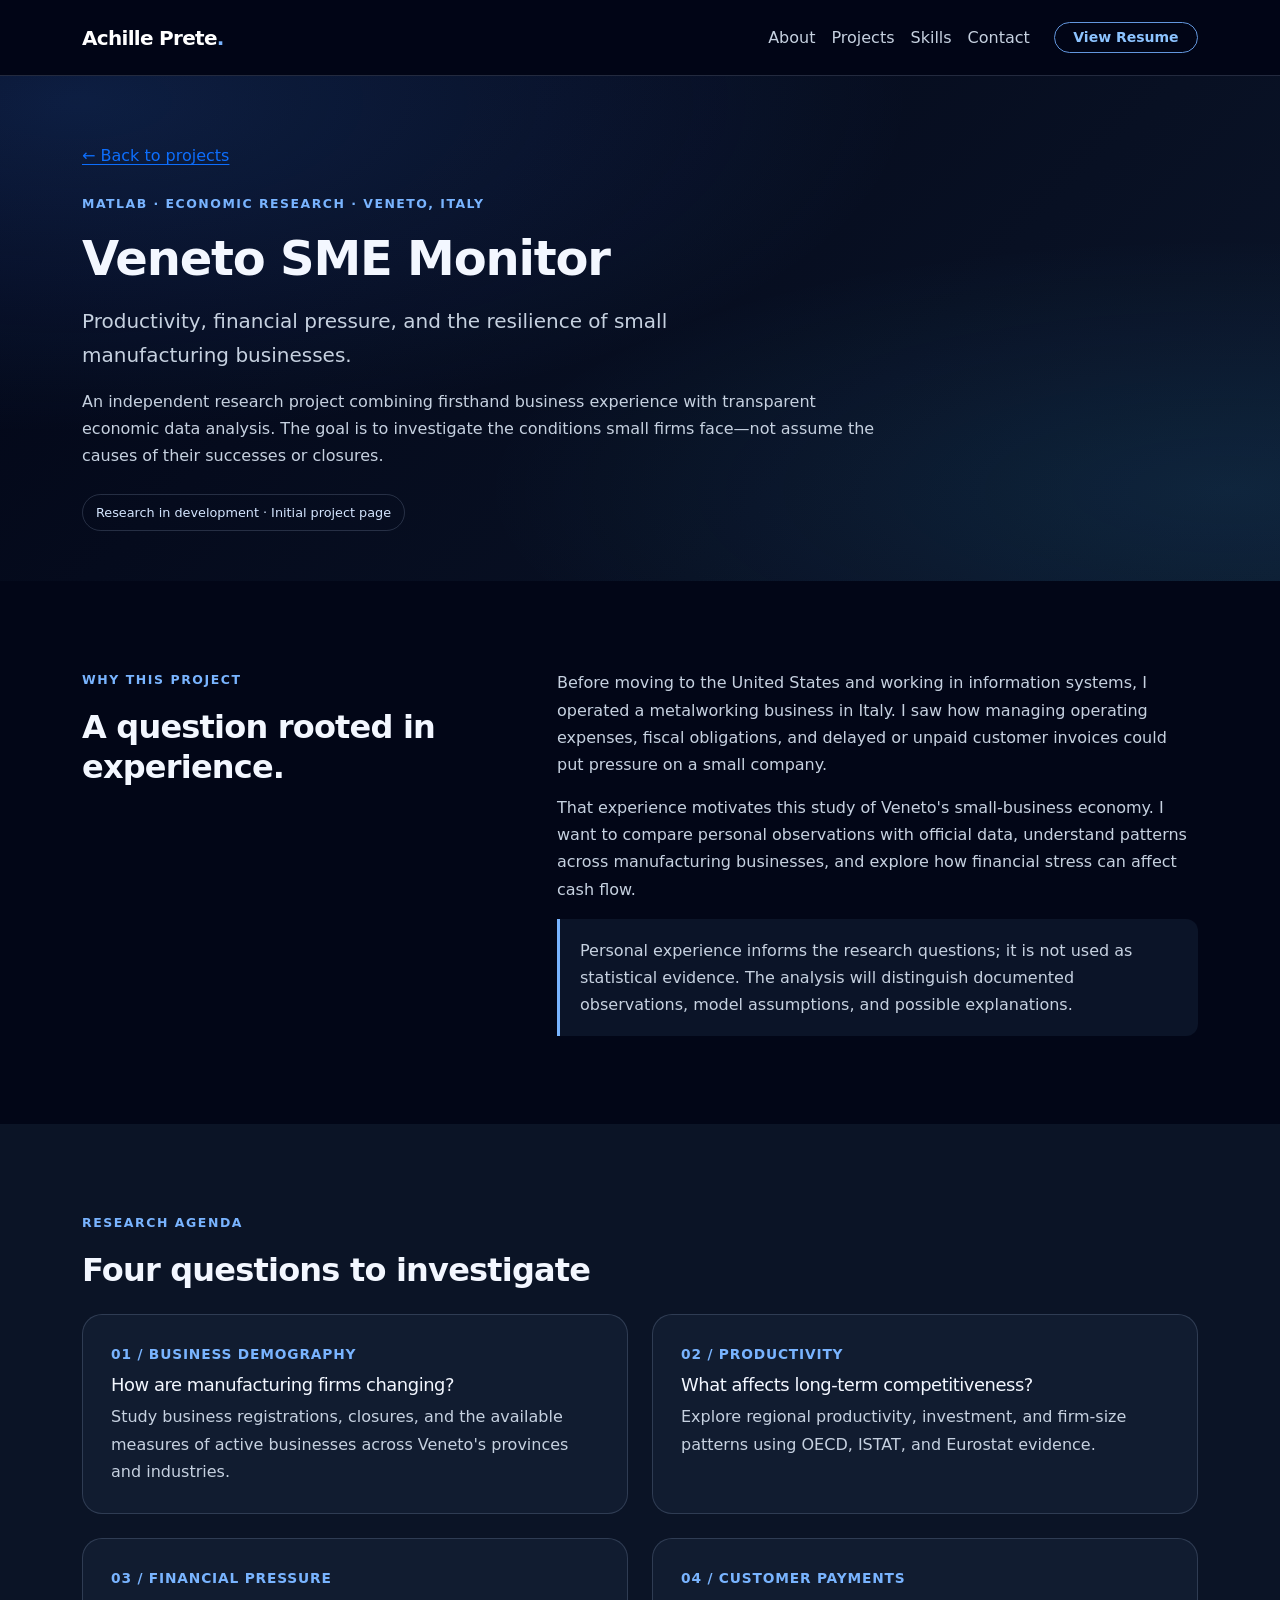
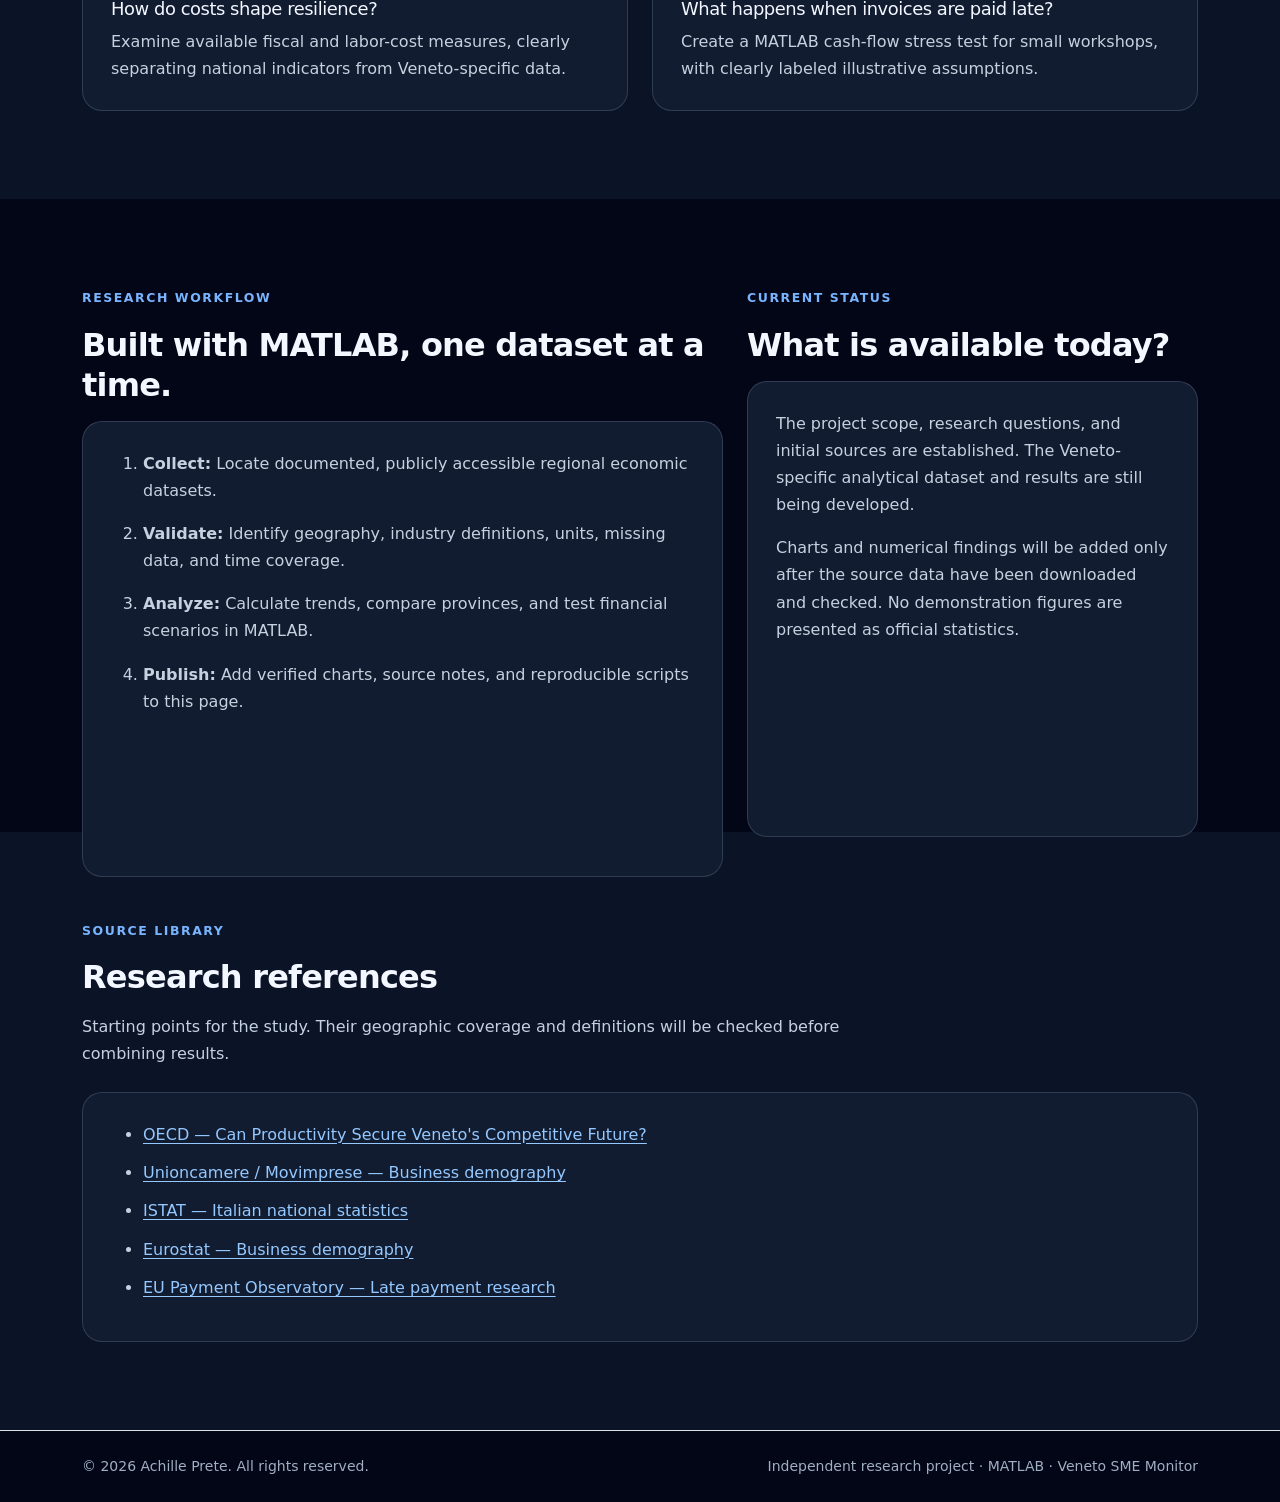
<file: veneto-sme-monitor.html>
<!doctype html>
<html lang="en">
<head>
  <meta charset="utf-8">
  <meta name="viewport"
        content="width=device-width, initial-scale=1">
  <meta name="theme-color" content="#020617">

  <title>Veneto SME Monitor | Achille Prete</title>

  <meta name="description"
        content="An independent MATLAB economic research project exploring productivity, financial pressure, late payments, and small manufacturing businesses in Veneto, Italy.">

  <link rel="canonical"
        href="https://achilleprete.com/veneto-sme-monitor.html">

  <link
    href="https://cdn.jsdelivr.net/npm/bootstrap@5.3.3/dist/css/bootstrap.min.css"
    rel="stylesheet">

  <link rel="stylesheet" href="assets/css/styles.css">

  <style>
    .veneto-lead {
      max-width: 800px;
      color: var(--muted);
    }

    .veneto-kicker {
      color: var(--primary);
      font-size: .78rem;
      letter-spacing: .12em;
      text-transform: uppercase;
      font-weight: 800;
    }

    .veneto-hero {
      padding: 66px 0 50px;
    }

    .veneto-panel {
      background: var(--card);
      border: 1px solid var(--border);
      border-radius: var(--radius);
      padding: 28px;
      height: 100%;
    }

    .veneto-panel p,
    .veneto-panel li {
      color: var(--muted);
    }

    .veneto-panel h3 {
      font-size: 1.12rem;
    }

    .veneto-number {
      color: var(--primary);
      font-weight: 800;
      font-size: .86rem;
      letter-spacing: .06em;
    }

    .veneto-note {
      border-left: 3px solid var(--primary);
      background: var(--dark-soft);
      border-radius: 0 12px 12px 0;
      padding: 18px 20px;
      color: var(--muted);
    }

    .veneto-sources li {
      margin-bottom: .7rem;
    }

    .veneto-sources a {
      color: #94c8ff;
    }

    .veneto-status {
      color: #d5e6ff;
      border: 1px solid var(--border);
      border-radius: 999px;
      padding: 7px 13px;
      font-size: .8rem;
      display: inline-block;
    }

    @media (max-width: 575.98px) {
      .veneto-hero {
        padding: 40px 0 35px;
      }

      .veneto-panel {
        padding: 22px;
      }
    }
  </style>
</head>

<body id="top">

  <a class="skip-link" href="#main">
    Skip to content
  </a>

  <!-- NAVIGATION -->
  <nav class="navbar navbar-expand-lg navbar-dark fixed-top border-bottom"
       aria-label="Main navigation">

    <div class="container">

      <a class="navbar-brand fw-bold" href="index.html">
        Achille Prete<span class="brand-dot">.</span>
      </a>

      <button
        class="navbar-toggler"
        type="button"
        data-bs-toggle="collapse"
        data-bs-target="#mainNav"
        aria-controls="mainNav"
        aria-expanded="false"
        aria-label="Toggle navigation">

        <span class="navbar-toggler-icon"></span>
      </button>

      <div class="collapse navbar-collapse" id="mainNav">

        <ul class="navbar-nav ms-auto mb-2 mb-lg-0">

          <li class="nav-item">
            <a class="nav-link" href="index.html#about">About</a>
          </li>

          <li class="nav-item">
            <a class="nav-link" href="index.html#projects">Projects</a>
          </li>

          <li class="nav-item">
            <a class="nav-link" href="index.html#skills">Skills</a>
          </li>

          <li class="nav-item">
            <a class="nav-link" href="index.html#contact">Contact</a>
          </li>

        </ul>

        <a class="btn btn-outline-primary btn-sm ms-lg-3"
           href="assets/resume/Achille_Prete_Public_Resume.pdf"
           target="_blank"
           rel="noopener">
          View Resume
        </a>

      </div>
    </div>
  </nav>

  <main id="main">

    <!-- HERO -->
    <header class="hero-section veneto-hero">

      <div class="container">

        <a class="d-inline-block mb-4"
           href="index.html#projects">
          ← Back to projects
        </a>

        <p class="veneto-kicker">
          MATLAB · Economic Research · Veneto, Italy
        </p>

        <h1 class="display-5 fw-bold mb-3">
          Veneto SME Monitor
        </h1>

        <p class="lead veneto-lead mb-3">
          Productivity, financial pressure, and the resilience
          of small manufacturing businesses.
        </p>

        <p class="veneto-lead mb-4">
          An independent research project combining firsthand
          business experience with transparent economic data
          analysis. The goal is to investigate the conditions
          small firms face—not assume the causes of their
          successes or closures.
        </p>

        <span class="veneto-status">
          Research in development · Initial project page
        </span>

      </div>
    </header>

    <!-- PERSONAL MOTIVATION -->
    <section class="py-5 portfolio-section"
             aria-labelledby="motivation-heading">

      <div class="container">

        <div class="row g-4 align-items-start">

          <div class="col-lg-5">

            <p class="section-label">Why this project</p>

            <h2 id="motivation-heading" class="fw-bold">
              A question rooted in experience.
            </h2>

          </div>

          <div class="col-lg-7">

            <p class="veneto-lead">
              Before moving to the United States and working
              in information systems, I operated a metalworking
              business in Italy. I saw how managing operating
              expenses, fiscal obligations, and delayed or
              unpaid customer invoices could put pressure on
              a small company.
            </p>

            <p class="veneto-lead">
              That experience motivates this study of Veneto's
              small-business economy. I want to compare personal
              observations with official data, understand patterns
              across manufacturing businesses, and explore how
              financial stress can affect cash flow.
            </p>

            <div class="veneto-note">
              Personal experience informs the research questions;
              it is not used as statistical evidence. The analysis
              will distinguish documented observations, model
              assumptions, and possible explanations.
            </div>

          </div>
        </div>
      </div>
    </section>

    <!-- RESEARCH QUESTIONS -->
    <section class="py-5 project-section portfolio-section"
             aria-labelledby="questions-heading">

      <div class="container">

        <p class="section-label">Research agenda</p>

        <h2 id="questions-heading" class="fw-bold mb-4">
          Four questions to investigate
        </h2>

        <div class="row g-4">

          <!-- BUSINESS DEMOGRAPHY -->
          <div class="col-md-6">

            <article class="veneto-panel">

              <div class="veneto-number mb-2">
                01 / BUSINESS DEMOGRAPHY
              </div>

              <h3>How are manufacturing firms changing?</h3>

              <p class="mb-0">
                Study business registrations, closures, and
                the available measures of active businesses
                across Veneto's provinces and industries.
              </p>

            </article>
          </div>

          <!-- PRODUCTIVITY -->
          <div class="col-md-6">

            <article class="veneto-panel">

              <div class="veneto-number mb-2">
                02 / PRODUCTIVITY
              </div>

              <h3>What affects long-term competitiveness?</h3>

              <p class="mb-0">
                Explore regional productivity, investment,
                and firm-size patterns using OECD, ISTAT,
                and Eurostat evidence.
              </p>

            </article>
          </div>

          <!-- FINANCIAL PRESSURE -->
          <div class="col-md-6">

            <article class="veneto-panel">

              <div class="veneto-number mb-2">
                03 / FINANCIAL PRESSURE
              </div>

              <h3>How do costs shape resilience?</h3>

              <p class="mb-0">
                Examine available fiscal and labor-cost
                measures, clearly separating national
                indicators from Veneto-specific data.
              </p>

            </article>
          </div>

          <!-- LATE PAYMENTS -->
          <div class="col-md-6">

            <article class="veneto-panel">

              <div class="veneto-number mb-2">
                04 / CUSTOMER PAYMENTS
              </div>

              <h3>What happens when invoices are paid late?</h3>

              <p class="mb-0">
                Create a MATLAB cash-flow stress test for
                small workshops, with clearly labeled
                illustrative assumptions.
              </p>

            </article>
          </div>

        </div>
      </div>
    </section>

    <!-- METHODOLOGY -->
    <section class="py-5 portfolio-section"
             aria-labelledby="methods-heading">

      <div class="container">

        <div class="row g-4">

          <div class="col-lg-7">

            <p class="section-label">Research workflow</p>

            <h2 id="methods-heading" class="fw-bold mb-3">
              Built with MATLAB, one dataset at a time.
            </h2>

            <div class="veneto-panel">

              <ol class="mb-0">

                <li class="mb-3">
                  <strong>Collect:</strong>
                  Locate documented, publicly accessible
                  regional economic datasets.
                </li>

                <li class="mb-3">
                  <strong>Validate:</strong>
                  Identify geography, industry definitions,
                  units, missing data, and time coverage.
                </li>

                <li class="mb-3">
                  <strong>Analyze:</strong>
                  Calculate trends, compare provinces,
                  and test financial scenarios in MATLAB.
                </li>

                <li>
                  <strong>Publish:</strong>
                  Add verified charts, source notes,
                  and reproducible scripts to this page.
                </li>

              </ol>

            </div>
          </div>

          <div class="col-lg-5">

            <p class="section-label">Current status</p>

            <h2 class="fw-bold mb-3">
              What is available today?
            </h2>

            <div class="veneto-panel">

              <p>
                The project scope, research questions,
                and initial sources are established.
                The Veneto-specific analytical dataset
                and results are still being developed.
              </p>

              <p class="mb-0">
                Charts and numerical findings will be added
                only after the source data have been
                downloaded and checked. No demonstration
                figures are presented as official statistics.
              </p>

            </div>
          </div>

        </div>
      </div>
    </section>

    <!-- DATA SOURCES -->
    <section class="py-5 project-section portfolio-section"
             aria-labelledby="sources-heading">

      <div class="container">

        <p class="section-label">Source library</p>

        <h2 id="sources-heading" class="fw-bold mb-3">
          Research references
        </h2>

        <p class="veneto-lead mb-4">
          Starting points for the study. Their geographic
          coverage and definitions will be checked before
          combining results.
        </p>

        <div class="veneto-panel">

          <ul class="veneto-sources mb-0">

            <li>
              <a href="https://www.oecd.org/en/publications/can-productivity-secure-veneto-s-competitive-future_3065d6c0-en/full-report.html"
                 target="_blank"
                 rel="noopener noreferrer">
                OECD — Can Productivity Secure Veneto's
                Competitive Future?
              </a>
            </li>

            <li>
              <a href="https://www.unioncamere.gov.it/osservatori-economici/demografia-delle-imprese/movimprese"
                 target="_blank"
                 rel="noopener noreferrer">
                Unioncamere / Movimprese — Business demography
              </a>
            </li>

            <li>
              <a href="https://www.istat.it/"
                 target="_blank"
                 rel="noopener noreferrer">
                ISTAT — Italian national statistics
              </a>
            </li>

            <li>
              <a href="https://ec.europa.eu/eurostat/web/business-demography/information-data"
                 target="_blank"
                 rel="noopener noreferrer">
                Eurostat — Business demography
              </a>
            </li>

            <li>
              <a href="https://single-market-economy.ec.europa.eu/smes/challenges-and-resilience/late-payment/eu-payment-observatory/observatory-analysis_en"
                 target="_blank"
                 rel="noopener noreferrer">
                EU Payment Observatory — Late payment research
              </a>
            </li>

          </ul>
        </div>

      </div>
    </section>

  </main>

  <!-- FOOTER -->
  <footer class="py-4 border-top">

    <div class="container d-flex flex-column flex-md-row
                justify-content-between gap-2 align-items-center">

      <p class="small mb-0">
        &copy; 2026 Achille Prete. All rights reserved.
      </p>

      <p class="small mb-0">
        Independent research project · MATLAB · Veneto SME Monitor
      </p>

    </div>
  </footer>

  <script
    src="https://cdn.jsdelivr.net/npm/bootstrap@5.3.3/dist/js/bootstrap.bundle.min.js">
  </script>

</body>
</html>
</file>
<file: assets/css/styles.css>
/* =========================================
   ACHILLE PRETE PORTFOLIO
   Shared dark design system
   Bootstrap 5.3 compatible
========================================= */

:root {
  color-scheme: dark;

  --primary: #79b4ff;
  --primary-dark: #3b82f6;

  --dark: #020617;
  --dark-soft: #0b1428;

  --card: #111c30;
  --card-light: #19263a;

  --text: #f3f7ff;
  --muted: #c6d1e0;
  --muted-dark: #a0afc2;

  --border: rgba(155, 175, 204, 0.22);

  --radius: 20px;
  --shadow: 0 16px 46px rgba(0, 0, 0, 0.24);
}

/* =========================================
   BASE
========================================= */

html {
  scroll-behavior: smooth;
}

body {
  padding-top: 76px;
  margin: 0;

  font-family: system-ui, -apple-system,
    BlinkMacSystemFont, "Segoe UI", sans-serif;

  line-height: 1.7;
  color: var(--text);
  background: var(--dark);

  -webkit-font-smoothing: antialiased;
}

section[id] {
  scroll-margin-top: 92px;
}

a {
  text-underline-offset: 3px;
}

a:focus-visible,
button:focus-visible {
  outline: 3px solid #9dd1ff;
  outline-offset: 3px;
}

.skip-link {
  position: absolute;
  top: -120px;
  left: 12px;
  z-index: 1050;

  padding: 0.7rem 1rem;

  background: #ffffff;
  color: #101827;
  border-radius: 10px;
}

.skip-link:focus {
  top: 12px;
}

.text-muted {
  color: var(--muted-dark) !important;
}

/* =========================================
   NAVIGATION
========================================= */

.navbar {
  background: rgba(2, 6, 23, 0.96);

  border-bottom: 1px solid var(--border) !important;
  backdrop-filter: blur(12px);

  min-height: 76px;
}

.navbar-brand {
  color: #ffffff !important;
  font-weight: 750;
  letter-spacing: -0.035em;
}

.brand-dot {
  color: var(--primary);
}

.nav-link {
  color: var(--muted) !important;
  font-weight: 500;
}

.nav-link:hover,
.nav-link:focus {
  color: #ffffff !important;
}

.navbar .btn {
  white-space: nowrap;
}

/* =========================================
   TYPOGRAPHY AND LAYOUT
========================================= */

h1,
h2,
h3 {
  letter-spacing: -0.025em;
}

h1 {
  line-height: 1.13;
}

h2 {
  line-height: 1.25;
}

.eyebrow,
.section-label,
.project-label {
  color: var(--primary);

  font-size: 0.78rem;
  font-weight: 800;

  text-transform: uppercase;
  letter-spacing: 0.125em;
}

.portfolio-section {
  padding-top: 5.5rem !important;
  padding-bottom: 5.5rem !important;
}

.hero-intro {
  color: #d9eaff;
  font-size: 1.1rem;
  font-weight: 600;
}

.hero-summary,
.hero-section .lead {
  color: var(--muted);
}

.hero-summary {
  max-width: 620px;
}

.hero-section .lead {
  max-width: 680px;
}

.about-copy p {
  color: var(--muted);
  max-width: 740px;
}

.about-copy p:first-child {
  color: var(--text);
  font-size: 1.08rem;
}

/* =========================================
   HERO
========================================= */

.hero-section {
  background:
    radial-gradient(
      ellipse at 6% 5%,
      rgba(59, 130, 246, 0.19),
      transparent 49%
    ),
    radial-gradient(
      ellipse at 96% 82%,
      rgba(56, 189, 248, 0.10),
      transparent 43%
    ),
    linear-gradient(
      135deg,
      #020617,
      #0b1529
    );
}

.portfolio-hero {
  padding: 70px 0 88px;
}

/* =========================================
   PROFILE PHOTO
========================================= */

.portfolio-profile,
.profile-card {
  background: #101b2e;

  border: 1px solid var(--border);
  border-radius: 26px;

  padding: 16px;

  box-shadow: 0 25px 65px rgba(0, 0, 0, 0.35);
}

.profile-photo {
  display: block;

  width: 100%;
  height: 470px;

  object-fit: cover;
  object-position: center 22%;

  border-radius: 17px;
}

.profile-note {
  padding: 17px 6px 3px;
}

.profile-note p {
  color: var(--muted);
  font-size: 0.94rem;
}

.profile-caption {
  color: var(--primary) !important;

  font-weight: 750;
  letter-spacing: 0.075em;
}

/* =========================================
   IMPACT FIGURES
========================================= */

.impact-section {
  background: #060d1c;
  border-block: 1px solid var(--border);
}

.impact-card {
  height: 100%;

  padding: 19px 14px;

  background: #101b2e;

  border: 1px solid var(--border);
  border-radius: 18px;
}

.impact-number {
  color: #f7fbff;

  font-size: clamp(1.65rem, 2.9vw, 2.4rem);
  font-weight: 800;

  letter-spacing: -0.045em;
  line-height: 1.2;

  margin-bottom: 7px;
}

.impact-card p {
  color: var(--muted-dark);

  font-size: 0.86rem;
  line-height: 1.5;
}

/* =========================================
   PROJECT CARDS
========================================= */

.project-section {
  background: #0b1426;
}

.card,
.skill-card {
  background: var(--card);
  color: var(--text);

  border: 1px solid var(--border);
  border-radius: var(--radius);
}

.project-card {
  box-shadow: var(--shadow);

  transition:
    transform 0.2s ease,
    box-shadow 0.2s ease,
    border-color 0.2s ease;
}

.project-card:hover {
  transform: translateY(-3px);

  border-color: rgba(121, 180, 255, 0.5);

  box-shadow: 0 21px 52px rgba(0, 0, 0, 0.32);
}

.project-card .card-body {
  padding: 27px;
}

.project-card h3 {
  min-height: 2.5em;
}

.project-problem {
  color: var(--muted);
  font-weight: 500;
}

.project-list {
  padding-left: 1.1rem;

  color: var(--muted-dark);

  margin-bottom: 1.25rem;
}

.project-list li {
  padding-left: 0.15rem;
  margin-bottom: 0.35rem;
}

.tools {
  color: #e0eafa;

  font-size: 0.82rem;
  font-weight: 700;
  line-height: 1.65;
}

.project-meta {
  color: #9baec7;

  font-size: 0.7rem;
  text-align: right;
  line-height: 1.3;
}

.featured-project {
  border-color: rgba(121, 180, 255, 0.36);
}

.badge {
  border-radius: 999px;

  padding: 0.45rem 0.75rem;

  font-size: 0.73rem;
  letter-spacing: 0.015em;
}

/* =========================================
   SKILLS
========================================= */

.skill-card {
  padding: 26px;
}

.skill-card p {
  font-size: 0.93rem;
}

/* =========================================
   BUTTONS
========================================= */

.btn {
  border-radius: 999px;

  font-weight: 650;
  padding-inline: 1.15rem;
}

.btn-primary {
  background: #3479e7;
  border-color: #3479e7;

  color: #ffffff;
}

.btn-primary:hover,
.btn-primary:focus-visible {
  background: #6caeff;
  border-color: #6caeff;

  color: #061125;
}

.btn-outline-primary {
  color: #8cc3ff;
  border-color: #6296dd;
}

.btn-outline-primary:hover {
  background: #8cc3ff;
  border-color: #8cc3ff;

  color: #061125;
}

.btn-outline-secondary {
  color: #d3deec;
  border-color: #77879e;
}

.btn-outline-secondary:hover {
  color: #081327;

  background: #d3deec;
  border-color: #d3deec;
}

.btn-outline-light:hover {
  color: #061125;
}

.btn-link {
  text-decoration: none;
}

.btn-link:hover {
  text-decoration: underline;
}

.hero-actions .btn-link {
  padding-inline: 0.6rem;
}

/* =========================================
   CONTACT AND PERSONAL CARD
========================================= */

.contact-section {
  background:
    radial-gradient(
      circle at 90% 5%,
      rgba(59, 130, 246, 0.16),
      transparent 45%
    ),
    #050c1a;

  border-top: 1px solid var(--border);
}

.personal-card {
  background: #101b2e;

  border: 1px solid var(--border);
  border-radius: var(--radius);

  padding: 16px;

  box-shadow: var(--shadow);
}

.personal-photo {
  display: block;

  width: 100%;
  height: 185px;

  object-fit: cover;

  border-radius: 14px;
}

/* =========================================
   FOOTER
========================================= */

footer {
  background: #020617;

  border-top: 1px solid var(--border) !important;
}

footer p {
  color: var(--muted-dark);
}

/* =========================================
   SHARED PROJECT DETAIL PAGES
========================================= */

.project-hero {
  padding: 45px 0;
}

.project-summary-card,
.content-card,
.screenshot-card,
.river-dashboard-card,
.email-preview {
  background: #111c30;

  color: var(--text);

  border: 1px solid var(--border);
  border-radius: 22px;

  padding: 26px;

  box-shadow: var(--shadow);
}

.summary-item {
  display: grid;
  gap: 4px;

  padding: 12px 0;

  border-top: 1px solid var(--border);
}

.summary-item span,
.dashboard-label {
  color: var(--muted-dark);

  font-size: 0.82rem;
  text-transform: uppercase;

  font-weight: 700;
  letter-spacing: 0.07em;
}

.summary-item strong {
  color: var(--text);
}

.content-card p {
  color: var(--muted);
}

.content-card p:last-child {
  margin-bottom: 0;
}

/* Screenshot Cards */

.screenshot-card {
  padding: 0;
  overflow: hidden;
  height: 100%;
}

.screenshot-card img {
  display: block;

  width: 100%;
  max-height: 360px;
  height: auto;

  object-fit: contain;

  background: #0b1426;

  border-bottom: 1px solid var(--border);
}

.screenshot-body {
  padding: 23px;
}

/* Skill Tags */

.skills-list {
  display: flex;
  flex-wrap: wrap;
  gap: 10px;
}

.skills-list span {
  border: 1px solid rgba(121, 180, 255, 0.33);

  color: var(--primary);
  background: rgba(96, 165, 250, 0.085);

  border-radius: 999px;

  padding: 7px 13px;

  font-weight: 650;
  font-size: 0.85rem;
}

.step-number {
  color: var(--primary);
  font-weight: 800;
}

/* =========================================
   RIVER DASHBOARD
========================================= */

.river-dashboard-grid {
  display: grid;

  grid-template-columns: 1.4fr 1fr 1fr;

  gap: 18px;
}

.river-dashboard-large {
  grid-row: span 2;
}

.river-dashboard-card h3 {
  font-size: 2.4rem;
  font-weight: 800;
}

.status-good {
  color: #62dba2;
  font-weight: 700;
}

/* Email Preview */

.email-preview p {
  color: var(--muted);
}

.email-subject {
  color: var(--primary) !important;

  font-weight: 800;

  border-bottom: 1px solid var(--border);

  padding-bottom: 13px;
  margin-bottom: 18px;
}

/* =========================================
   TABLET
========================================= */

@media (max-width: 991.98px) {

  .portfolio-hero {
    padding: 50px 0 62px;
  }

  .profile-photo {
    height: 440px;
    object-position: center 20%;
  }

  .river-dashboard-grid {
    grid-template-columns: 1fr;
  }

  .river-dashboard-large {
    grid-row: auto;
  }

}

/* =========================================
   MOBILE
========================================= */

@media (max-width: 575.98px) {

  body {
    padding-top: 70px;
  }

  .navbar {
    min-height: 70px;
  }

  .portfolio-hero {
    padding: 38px 0 55px;
  }

  .portfolio-section {
    padding-block: 3.6rem !important;
  }

  .hero-section h1 {
    font-size: clamp(2.1rem, 9vw, 3.1rem);
  }

  .profile-photo {
    height: 370px;
    object-position: center 18%;
  }

  .project-card .card-body {
    padding: 22px;
  }

  .project-card h3 {
    min-height: auto;
  }

  .personal-photo {
    height: 240px;
  }

  .impact-card {
    padding: 18px 10px;
  }

}

/* =========================================
   ACCESSIBILITY
========================================= */

@media (prefers-reduced-motion: reduce) {

  html {
    scroll-behavior: auto;
  }

  *,
  *::before,
  *::after {
    transition-duration: 0.01ms !important;
    animation-duration: 0.01ms !important;
  }

}
</file>
